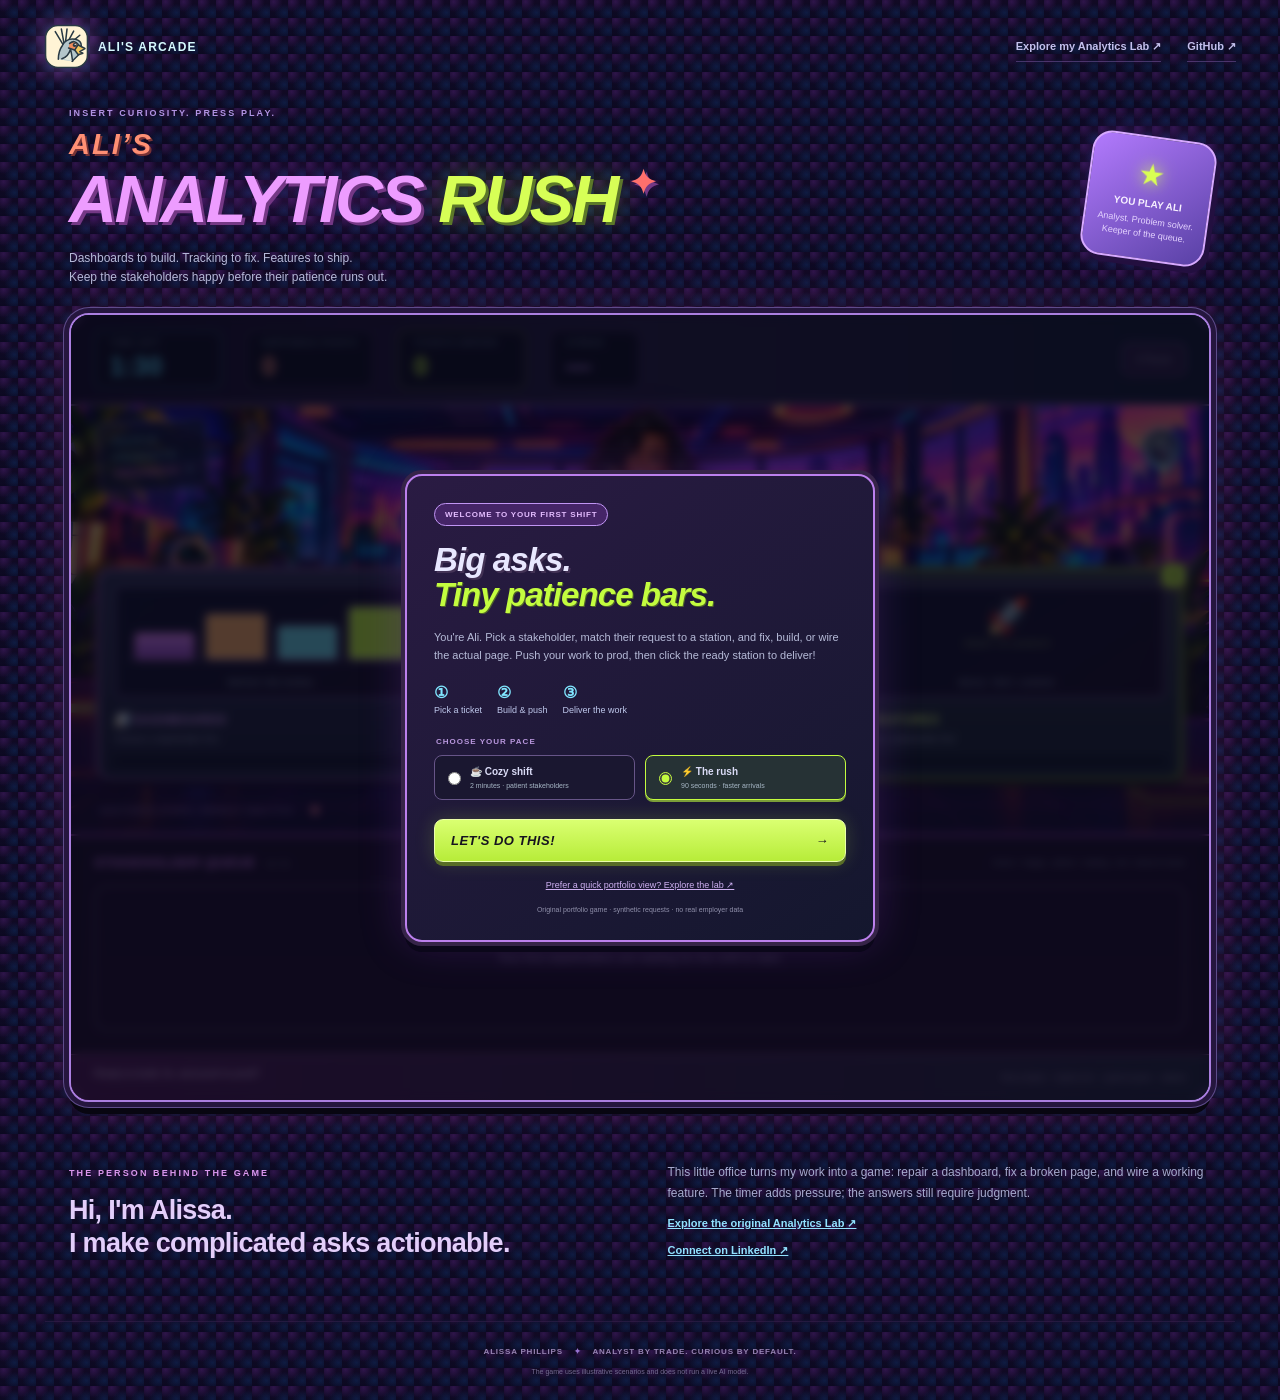
<file: arcade/index.html>
<!doctype html><html lang="en"><head><meta charset="utf-8"><meta name="viewport" content="width=device-width,initial-scale=1"><meta name="theme-color" content="#ffdc85"><meta name="description" content="Play Ali's Analytics Rush: build dashboards, repair tracking, and ship features before your stakeholders lose patience."><title>Ali's Analytics Rush | Alissa Phillips</title><link rel="stylesheet" href="rush.css"><link rel="stylesheet" href="arcade.css"><script src="rush-engine.js" defer></script><script src="mini-logic.js" defer></script><script src="rush.js" defer></script></head><body>
<header class="game-nav"><a class="wordmark" href="#"><img src="bird.svg" alt="Secretary bird emblem"> ALI'S ARCADE</a><nav><a href="lab.html">Explore my Analytics Lab ↗</a><a href="https://github.com/AlissaPhillips17/analyst-portfolio" target="_blank" rel="noopener noreferrer">GitHub ↗</a></nav></header>
<main><section class="title-row"><div><div class="kicker">INSERT CURIOSITY. PRESS PLAY.</div><h1><small>ALI’S</small>ANALYTICS <span>RUSH</span><i aria-hidden="true">✦</i></h1><p>Dashboards to build. Tracking to fix. Features to ship.<br>Keep the stakeholders happy before their patience runs out.</p></div><div class="shift-badge"><span>★</span><strong>YOU PLAY ALI</strong><small>Analyst. Problem solver.<br>Keeper of the queue.</small></div></section>
<div class="game-shell"><div class="hud"><div class="hud-stat"><span>TIME LEFT</span><strong id="timer">1:30</strong></div><div class="hud-stat"><span>HAPPINESS POINTS</span><strong id="score">0</strong></div><div class="hud-stat"><span>TICKETS SERVED</span><strong id="served">0</strong></div><div class="hud-stat combo-stat"><span>STREAK</span><strong id="combo">—</strong></div><button id="pause" class="small-button" disabled>Ⅱ Pause</button></div>
<section class="office" aria-label="Ali's analytics office"><div class="office-wall"><span class="wall-poster">PEOPLE<br>PRODUCTS<br><b>PROGRESS.</b> ✳</span><div class="window" aria-hidden="true"><span></span></div><span class="wall-clock" aria-hidden="true">◷</span><div class="wall-plant" aria-hidden="true">🌿</div></div><div class="stations"><button class="station dashboard" data-station="dashboard"><span class="station-shortcut">1</span><div class="monitor" aria-hidden="true"><div class="chart-bars"><i></i><i></i><i></i><i></i></div><span>REPAIR THE SIGNAL</span></div><span class="station-label">📊 DASHBOARDS</span><span class="station-status">Choose a stakeholder first</span><div class="job-meter"><div></div></div></button><button class="station analytics" data-station="analytics"><span class="station-shortcut">2</span><div class="monitor" aria-hidden="true"><div class="code-art"><b>&lt;/&gt;</b><span>event → validate → ✓</span></div><span>FIX THE STOREFRONT</span></div><span class="station-label">🔧 PAGE FIXES</span><span class="station-status">Choose a stakeholder first</span><div class="job-meter"><div></div></div></button><button class="station feature" data-station="feature"><span class="station-shortcut">3</span><div class="monitor" aria-hidden="true"><div class="feature-art">🚀<span>READY TO LAUNCH?</span></div><span>BUILD. TEST. LAUNCH.</span></div><span class="station-label">🚀 FEATURES</span><span class="station-status">Choose a stakeholder first</span><div class="job-meter"><div></div></div></button></div>
<div id="ali" class="ali" aria-label="Ali, a Black woman product analyst"><img class="ali-sprite" src="assets/ali-avatar-v2.png" alt="Ali with warm brown skin, a fuller figure, layered upper-arm-length waves, gold hoops, and a purple arcade jacket"><svg class="ali-fallback" viewBox="0 0 130 150" aria-hidden="true"><ellipse cx="65" cy="141" rx="45" ry="7" fill="#294d4633"/><path d="M34 139l5-39q26-25 53 0l6 39" fill="#8264d8" stroke="#333c46" stroke-width="3"/><path d="M56 88v17q10 11 20 0V87" fill="#3d0c02" stroke="#333c46" stroke-width="2"/><path d="M37 60q-3-41 30-41t30 42" fill="#33282b"/><circle cx="35" cy="45" r="18" fill="#33282b"/><circle cx="48" cy="28" r="20" fill="#33282b"/><circle cx="75" cy="26" r="21" fill="#33282b"/><circle cx="95" cy="45" r="19" fill="#33282b"/><ellipse cx="65" cy="63" rx="29" ry="34" fill="#3d0c02" stroke="#333c46" stroke-width="2"/><path d="M38 54q3-27 31-24l24 23q-7-39-33-35-26 2-28 38" fill="#33282b"/><g fill="none" stroke="#34323a" stroke-width="3"><rect x="43" y="57" width="18" height="13" rx="5"/><rect x="69" y="57" width="18" height="13" rx="5"/><path d="M61 62h8"/></g><circle cx="52" cy="63" r="2" fill="#33282b"/><circle cx="78" cy="63" r="2" fill="#33282b"/><path d="M55 80q10 11 21 0" fill="#fff3df" stroke="#220700" stroke-width="2"/><circle cx="37" cy="77" r="5" fill="none" stroke="#f9c750" stroke-width="3"/><circle cx="93" cy="77" r="5" fill="none" stroke="#f9c750" stroke-width="3"/><path d="M48 128h39l-6-25H54z" fill="#f4d269" stroke="#333c46" stroke-width="2"/><path d="M30 126l24-10m46 10l-20-10" stroke="#3d0c02" stroke-width="10" stroke-linecap="round"/></svg><span>ALI ✦</span></div><div class="floor-tag">SAGITTARIUS STUDIO / PRODUCT ANALYTICS <span>✦</span></div></section>
<section class="queue-section"><div class="queue-heading"><h2>STAKEHOLDER QUEUE <span id="queue-count">0 / 5</span></h2><span>Green = happy · yellow = waiting · red = about to leave</span></div><div id="queue" class="queue"><div class="empty-queue">Your first stakeholders are waiting for the shift to start.</div></div></section>
<div class="status-bar"><span id="status" role="status">Ready to build, fix, and push to prod?</span><span class="key-hint">Pick a ticket → build or fix → push to prod → deliver</span></div>
<div id="start-layer" class="game-overlay" role="dialog" aria-label="Start your analytics shift"><div class="start-card"><span class="pill">WELCOME TO YOUR FIRST SHIFT</span><h2>Big asks.<br><span>Tiny patience bars.</span></h2><p>You're Ali. Pick a stakeholder, match their request to a station, and fix, build, or wire the actual page. Push your work to prod, then click the ready station to deliver!</p><div class="howto"><span><b>①</b> Pick a ticket</span><span><b>②</b> Build & push</span><span><b>③</b> Deliver the work</span></div><fieldset><legend>CHOOSE YOUR PACE</legend><label><input type="radio" name="mode" value="cozy"><span>☕ Cozy shift<small>2 minutes · patient stakeholders</small></span></label><label><input type="radio" name="mode" value="rush" checked><span>⚡ The rush<small>90 seconds · faster arrivals</small></span></label></fieldset><button class="big-button" id="start">Let's do this! <span>→</span></button><a class="end-link" href="lab.html">Prefer a quick portfolio view? Explore the lab ↗</a><small class="start-foot">Original portfolio game · synthetic requests · no real employer data</small></div></div>
<div id="paused-layer" class="game-overlay" role="dialog" aria-label="Shift paused" hidden><div class="pause-card"><span class="pill">COFFEE BREAK ☕</span><h2>Even Ali takes a breath.</h2><p>The clock and everyone's patience are paused.</p><button id="resume" class="big-button">Back to the queue →</button></div></div>
<div id="task-layer" class="task-overlay" role="dialog" aria-labelledby="task-title" hidden><section class="task-card" aria-labelledby="task-title"><div class="task-top"><span id="task-category">DASHBOARD BRIEF</span><button id="task-close" aria-label="Close task and return to queue">×</button></div><div class="task-customer"><span id="task-avatar"></span><div><strong id="task-name"></strong><small id="task-patience"></small></div><span class="timer-chip">THE CLOCK IS TICKING</span></div><h2 id="task-title"></h2><p id="task-prompt"></p><div id="task-evidence"></div><div id="task-choices"></div><p id="task-feedback" aria-live="polite"></p><small class="task-foot">You can close this brief to prioritize another stakeholder.</small></section></div>
<div id="end-layer" class="game-overlay" role="dialog" aria-label="Shift results" hidden><div class="end-card"><span class="pill">SHIFT COMPLETE ✦</span><h2 id="end-title">A day in Ali's shoes.</h2><p id="end-description"></p><div class="end-stats"><div><strong id="end-score">0</strong><span>POINTS</span></div><div><strong id="end-served">0</strong><span>SERVED</span></div><div><strong id="end-lost">0</strong><span>LEFT / TURNED AWAY</span></div></div><div id="end-breakdown"></div><p id="end-best"></p><button id="replay" class="big-button">One more shift! ↻</button><a class="end-link" href="lab.html">Explore the thinking behind my work ↗</a></div></div>
<div id="confetti" aria-hidden="true"></div></div>
<section class="portfolio-note"><div><span class="kicker">THE PERSON BEHIND THE GAME</span><h2>Hi, I'm Alissa.<br>I make complicated asks actionable.</h2></div><div><p>This little office turns my work into a game: repair a dashboard, fix a broken page, and wire a working feature. The timer adds pressure; the answers still require judgment.</p><a href="lab.html">Explore the original Analytics Lab ↗</a><a href="https://www.linkedin.com/in/alissap17/" target="_blank" rel="noopener noreferrer">Connect on LinkedIn ↗</a></div></section></main><footer>ALISSA PHILLIPS <span>✦</span> ANALYST BY TRADE. CURIOUS BY DEFAULT.<small>The game uses illustrative scenarios and does not run a live AI model.</small></footer>
</body></html>
</file>
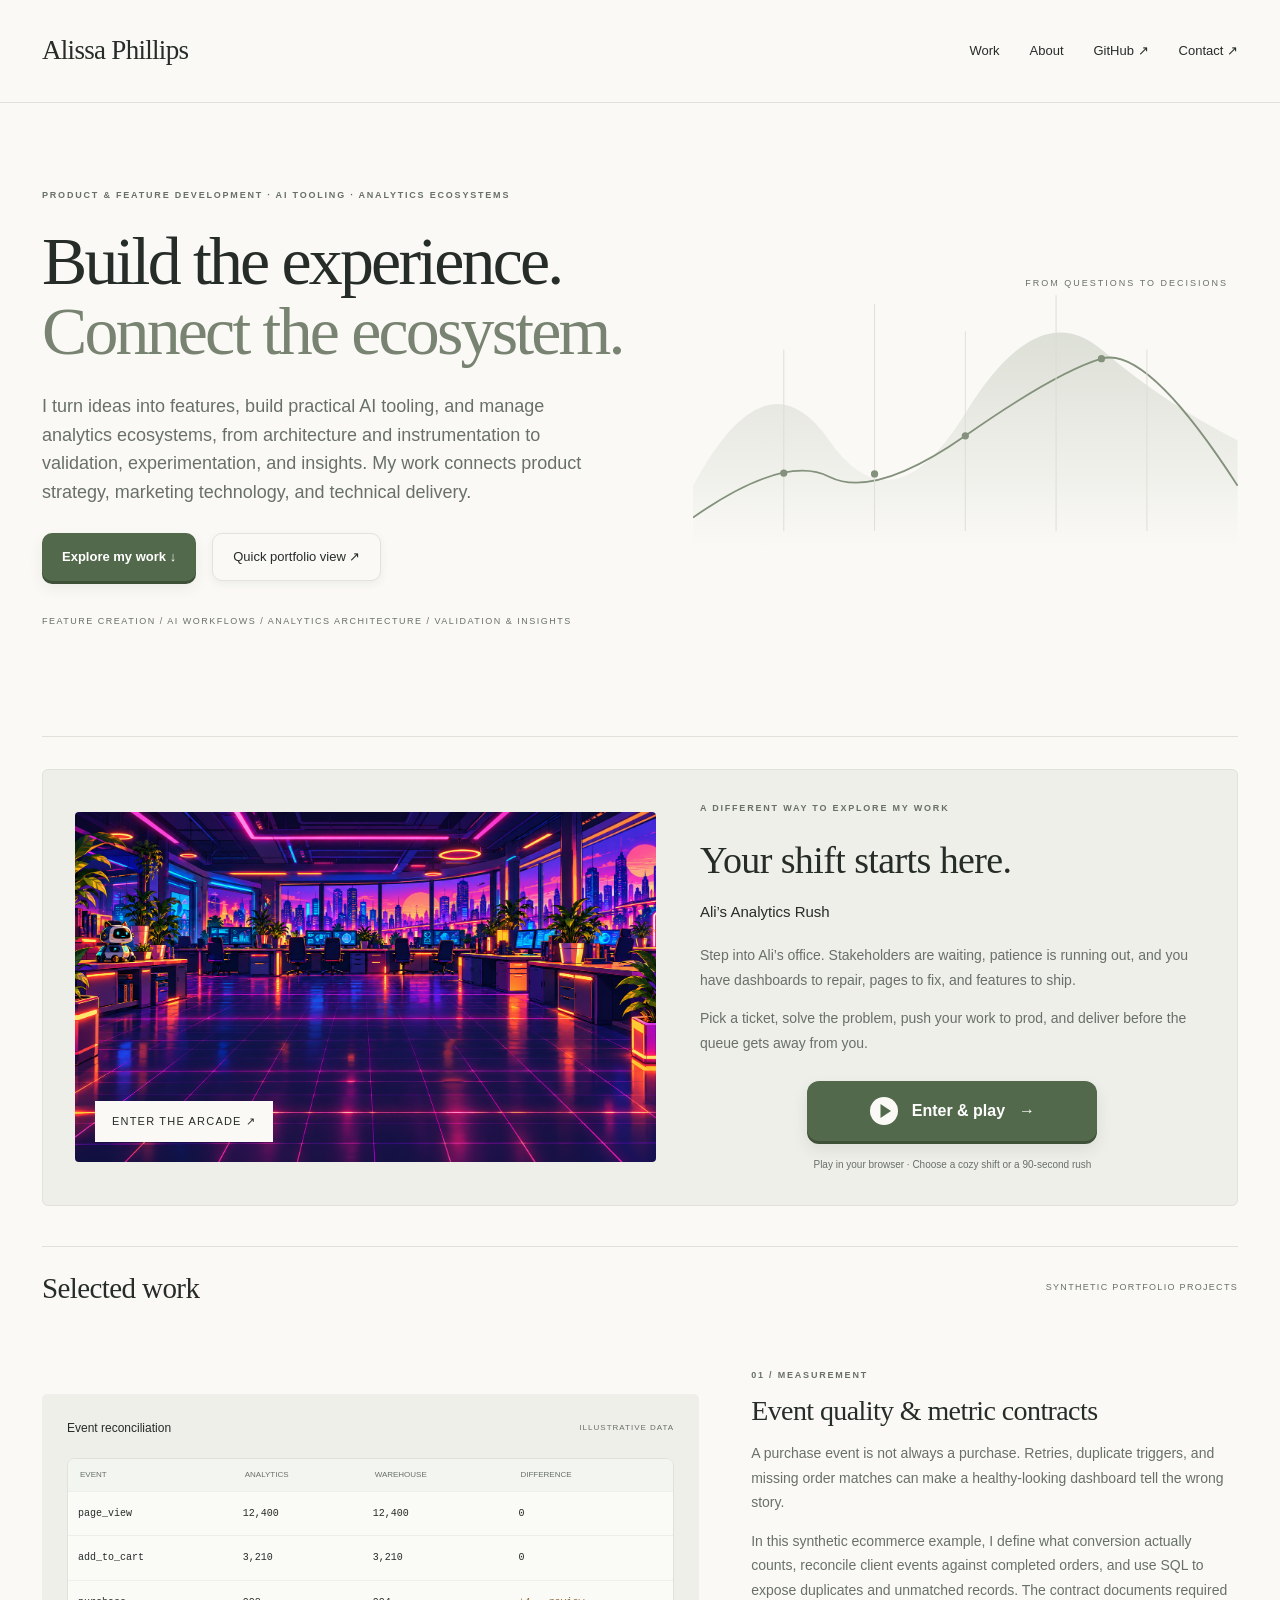
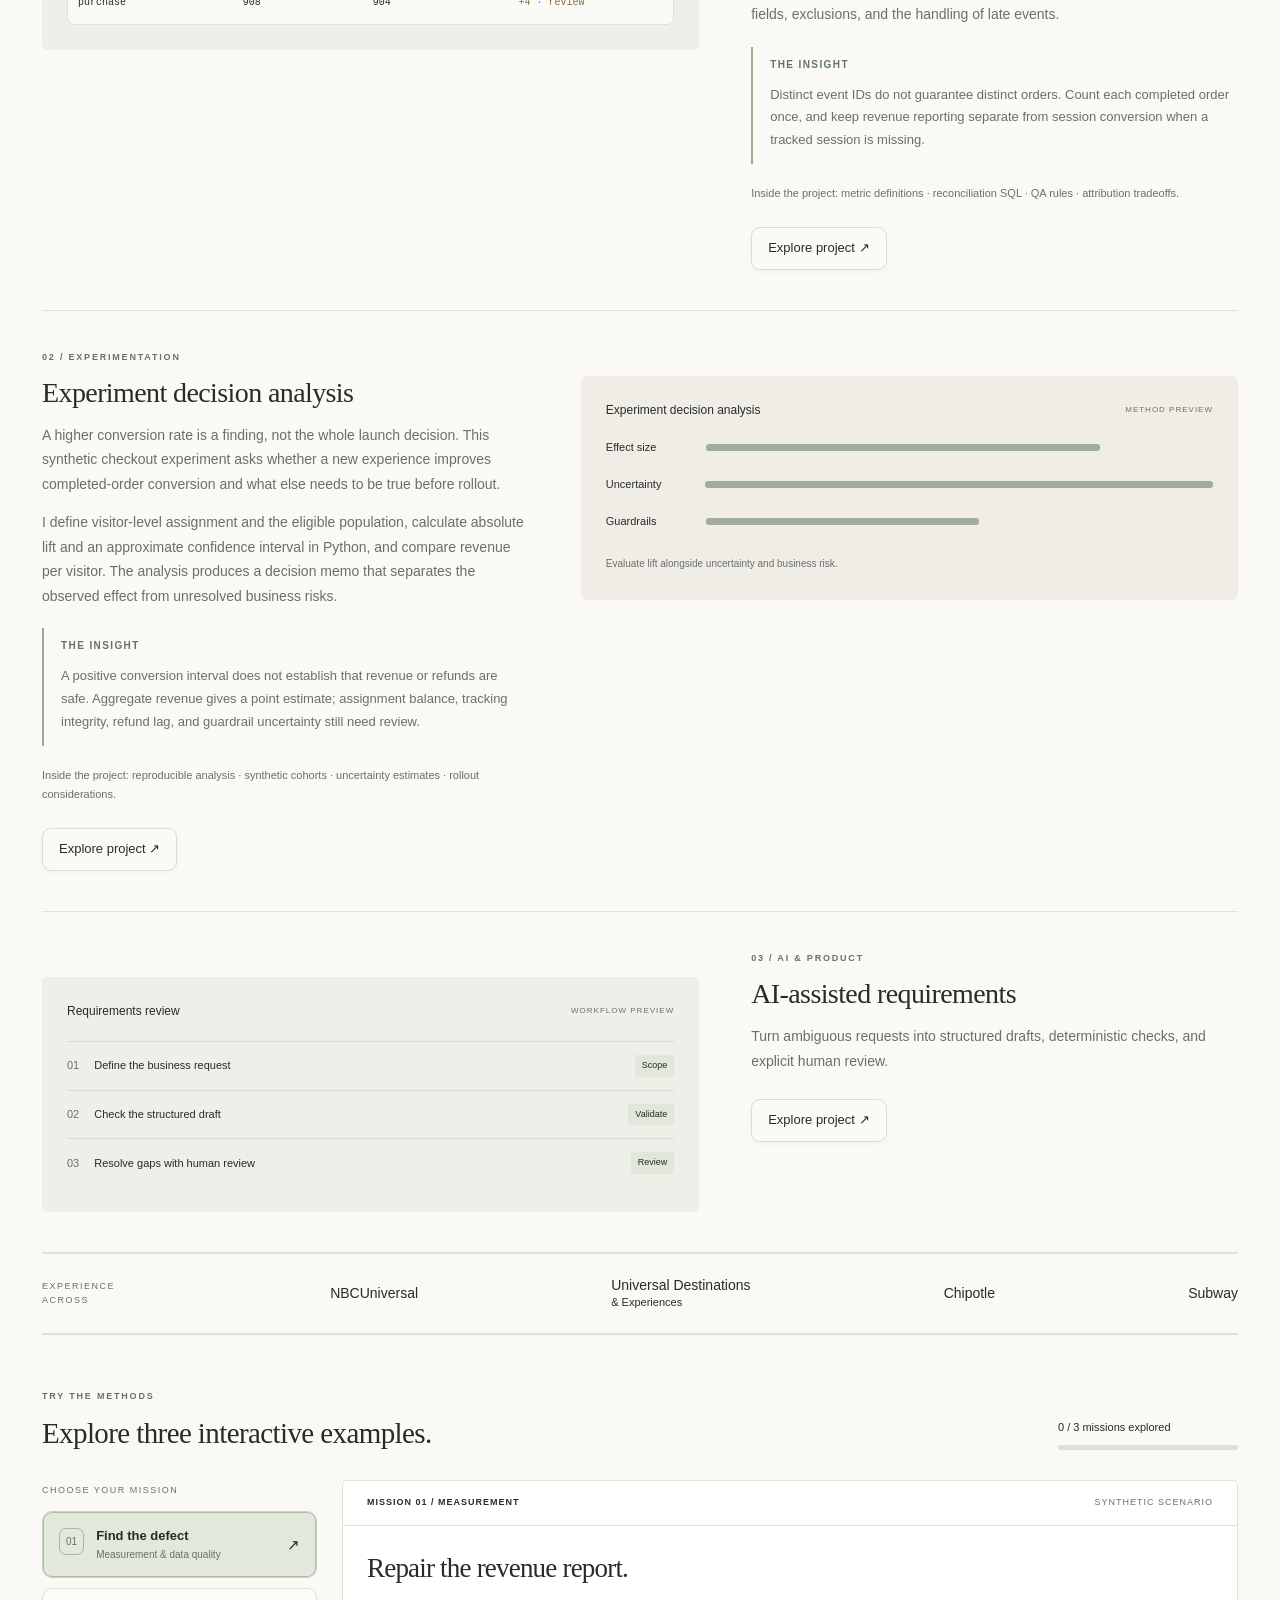
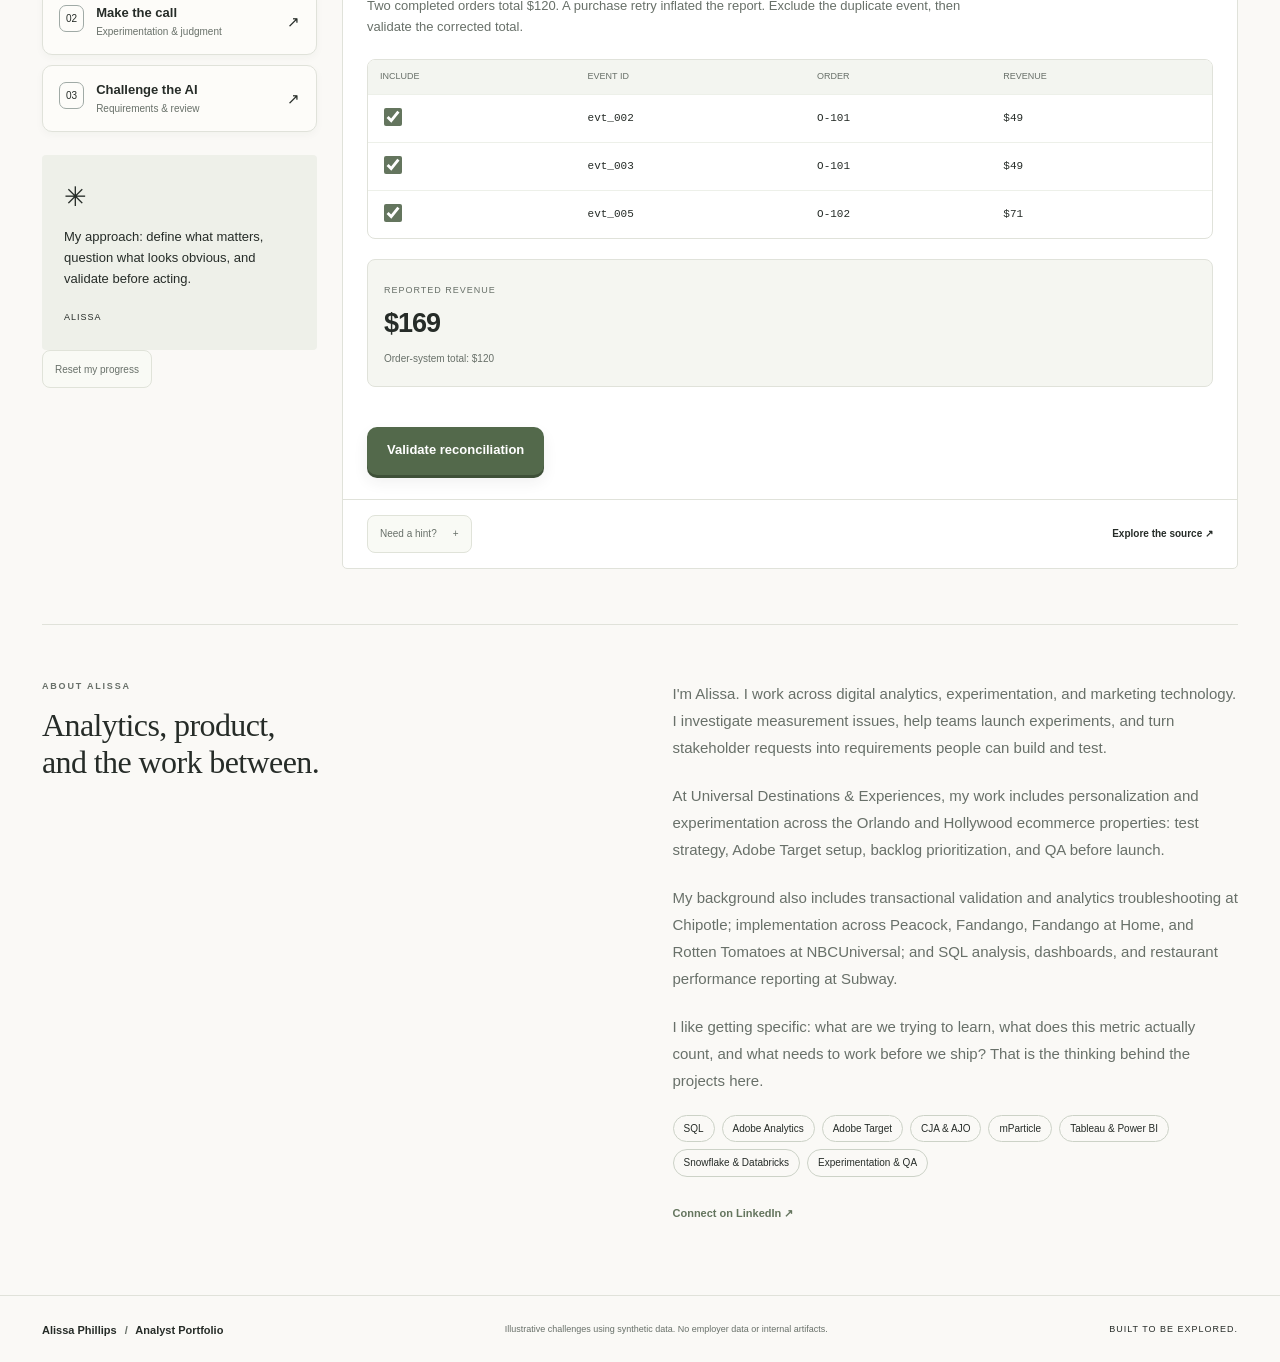
<file: arcade/lab.html>
<!doctype html>
<html lang="en">
<head>
<meta charset="utf-8"><meta name="viewport" content="width=device-width,initial-scale=1">
<meta name="description" content="Explore Alissa Phillips's approach to digital analytics, experimentation, and AI requirements through three interactive portfolio missions.">
<meta name="theme-color" content="#f5f4ed"><title>Alissa Phillips | Analyst Portfolio</title>
<link rel="stylesheet" href="styles.css"><link rel="stylesheet" href="studio.css?v=7"><script src="logic.js" defer></script><script src="app.js?v=3" defer></script>
</head>
<body>
<a class="skip" href="#workspace">Skip to challenge</a>
<header class="topbar"><a class="brand" href="#">Alissa Phillips</a><nav aria-label="Main"><a href="#work">Work</a><a href="#about">About</a><a href="https://github.com/AlissaPhillips17/analyst-portfolio">GitHub ↗</a><a href="https://www.linkedin.com/in/alissap17/">Contact ↗</a></nav></header>
<main>
<section class="hero"><div><div class="eyebrow">PRODUCT &amp; FEATURE DEVELOPMENT · AI TOOLING · ANALYTICS ECOSYSTEMS</div><h1>Build the experience.<br><em>Connect the ecosystem.</em></h1><p class="intro">I turn ideas into features, build practical AI tooling, and manage analytics ecosystems, from architecture and instrumentation to validation, experimentation, and insights. My work connects product strategy, marketing technology, and technical delivery.</p><div class="hero-actions"><a class="primary" href="#work">Explore my work ↓</a><button class="text-button" id="summary-open">Quick portfolio view ↗</button></div><p class="tool-line">FEATURE CREATION / AI WORKFLOWS / ANALYTICS ARCHITECTURE / VALIDATION &amp; INSIGHTS</p></div><div class="signal-art" aria-hidden="true"><svg viewBox="0 0 600 300"><defs><linearGradient id="fade" x2="0" y2="1"><stop stop-color="#b9c1b0" stop-opacity=".45"/><stop offset="1" stop-color="#b9c1b0" stop-opacity="0"/></linearGradient></defs><path d="M0 230 Q80 80 150 180 T300 150 T450 80 T600 180 L600 300H0Z" fill="url(#fade)"/><path d="M0 265 Q100 195 150 220 T300 175 T450 90 T600 230" fill="none" stroke="#84917c" stroke-width="2"/><g stroke="#dddcd4"><path d="M100 80V280M200 30V280M300 60V280M400 20V280M500 80V280"/></g><g fill="#84917c"><circle cx="100" cy="216" r="4"/><circle cx="200" cy="217" r="4"/><circle cx="300" cy="175" r="4"/><circle cx="450" cy="90" r="4"/></g></svg><span>FROM QUESTIONS TO DECISIONS</span></div></section>
<article class="arcade-feature" id="arcade-entry"><a class="game-preview" href="index.html" aria-label="Enter Ali’s Analytics Rush"><img src="assets/arcade-office.png" alt="The illustrated office you enter in Ali’s Analytics Rush" loading="lazy"><span class="game-entry-label">ENTER THE ARCADE ↗</span></a><div class="arcade-invitation"><div class="eyebrow">A DIFFERENT WAY TO EXPLORE MY WORK</div><h3>Your shift starts here.</h3><p class="game-name">Ali’s Analytics Rush</p><p>Step into Ali’s office. Stakeholders are waiting, patience is running out, and you have dashboards to repair, pages to fix, and features to ship.</p><p>Pick a ticket, solve the problem, push your work to prod, and deliver before the queue gets away from you.</p><div class="arcade-actions"><a class="primary arcade-enter" href="index.html">Enter &amp; play <span aria-hidden="true">→</span></a><small>Play in your browser · Choose a cozy shift or a 90-second rush</small></div></div></article>
<section id="work" class="selected-work"><div class="section-head"><h2>Selected work</h2><span>SYNTHETIC PORTFOLIO PROJECTS</span></div>
<article class="project-row"><div class="project-preview"><div class="preview-title">Event reconciliation <span>ILLUSTRATIVE DATA</span></div><div class="table-wrap"><table><thead><tr><th>EVENT</th><th>ANALYTICS</th><th>WAREHOUSE</th><th>DIFFERENCE</th></tr></thead><tbody><tr><td>page_view</td><td>12,400</td><td>12,400</td><td>0</td></tr><tr><td>add_to_cart</td><td>3,210</td><td>3,210</td><td>0</td></tr><tr><td>purchase</td><td>908</td><td>904</td><td class="flag">+4 · review</td></tr></tbody></table></div></div><div class="project-copy"><div class="eyebrow">01 / MEASUREMENT</div><h3>Event quality &amp; metric contracts</h3><p>A purchase event is not always a purchase. Retries, duplicate triggers, and missing order matches can make a healthy-looking dashboard tell the wrong story.</p><p>In this synthetic ecommerce example, I define what conversion actually counts, reconcile client events against completed orders, and use SQL to expose duplicates and unmatched records. The contract documents required fields, exclusions, and the handling of late events.</p><div class="project-insight"><strong>The insight</strong><p>Distinct event IDs do not guarantee distinct orders. Count each completed order once, and keep revenue reporting separate from session conversion when a tracked session is missing.</p></div><p class="project-deliverables">Inside the project: metric definitions · reconciliation SQL · QA rules · attribution tradeoffs.</p><a href="https://github.com/AlissaPhillips17/analyst-portfolio/tree/main/projects/event-quality">Explore project ↗</a></div></article>
<article class="project-row reverse"><div class="project-preview"><div class="preview-title">Experiment decision analysis <span>METHOD PREVIEW</span></div><div class="experiment-visual"><div><span>Effect size</span><i style="--w:65%"></i></div><div><span>Uncertainty</span><i style="--w:85%"></i></div><div><span>Guardrails</span><i style="--w:45%"></i></div></div><small>Evaluate lift alongside uncertainty and business risk.</small></div><div class="project-copy"><div class="eyebrow">02 / EXPERIMENTATION</div><h3>Experiment decision analysis</h3><p>A higher conversion rate is a finding, not the whole launch decision. This synthetic checkout experiment asks whether a new experience improves completed-order conversion and what else needs to be true before rollout.</p><p>I define visitor-level assignment and the eligible population, calculate absolute lift and an approximate confidence interval in Python, and compare revenue per visitor. The analysis produces a decision memo that separates the observed effect from unresolved business risks.</p><div class="project-insight"><strong>The insight</strong><p>A positive conversion interval does not establish that revenue or refunds are safe. Aggregate revenue gives a point estimate; assignment balance, tracking integrity, refund lag, and guardrail uncertainty still need review.</p></div><p class="project-deliverables">Inside the project: reproducible analysis · synthetic cohorts · uncertainty estimates · rollout considerations.</p><a href="https://github.com/AlissaPhillips17/analyst-portfolio/tree/main/projects/experimentation">Explore project ↗</a></div></article>
<article class="project-row"><div class="project-preview"><div class="preview-title">Requirements review <span>WORKFLOW PREVIEW</span></div><ul class="requirements-preview"><li><span>01</span> Define the business request <b>Scope</b></li><li><span>02</span> Check the structured draft <b>Validate</b></li><li><span>03</span> Resolve gaps with human review <b>Review</b></li></ul></div><div class="project-copy"><div class="eyebrow">03 / AI &amp; PRODUCT</div><h3>AI-assisted requirements</h3><p>Turn ambiguous requests into structured drafts, deterministic checks, and explicit human review.</p><a href="https://github.com/AlissaPhillips17/analyst-portfolio/tree/main/projects/ai-requirements">Explore project ↗</a></div></article>
</section>
<section class="credibility" aria-label="Experience"><span>EXPERIENCE ACROSS</span><div>NBCUniversal</div><div>Universal Destinations<br><small>& Experiences</small></div><div>Chipotle</div><div>Subway</div></section>
<section class="lab" id="workspace" aria-labelledby="lab-title"><div class="lab-heading"><div><div class="eyebrow">TRY THE METHODS</div><h2 id="lab-title">Explore three interactive examples.</h2></div><div class="progress"><span id="progress-label">0 / 3 missions explored</span><div class="progress-track"><div id="progress-fill"></div></div></div></div>
<div class="lab-grid"><aside class="mission-nav"><div class="nav-label">CHOOSE YOUR MISSION</div><button class="mission-tab active" data-mission="0" aria-pressed="true"><span class="mission-number">01</span><span><strong>Find the defect</strong><small>Measurement & data quality</small></span><span class="mission-mark" aria-hidden="true">↗</span></button><button class="mission-tab" data-mission="1" aria-pressed="false"><span class="mission-number">02</span><span><strong>Make the call</strong><small>Experimentation & judgment</small></span><span class="mission-mark" aria-hidden="true">↗</span></button><button class="mission-tab" data-mission="2" aria-pressed="false"><span class="mission-number">03</span><span><strong>Challenge the AI</strong><small>Requirements & review</small></span><span class="mission-mark" aria-hidden="true">↗</span></button><div class="desk-note"><span aria-hidden="true">✳</span><p>My approach: define what matters, question what looks obvious, and validate before acting.</p><small>ALISSA</small></div><button class="reset" id="reset">Reset my progress</button></aside><div class="workspace-card"><div class="workspace-top"><span id="mission-label">MISSION 01 / MEASUREMENT</span><span class="synthetic">SYNTHETIC SCENARIO</span></div><div id="mission-content"></div><div id="feedback" class="feedback" aria-live="polite" hidden></div><div class="workspace-footer"><button id="hint-toggle" class="hint-toggle" aria-expanded="false">Need a hint? <span aria-hidden="true">+</span></button><a id="code-link" href="https://github.com/AlissaPhillips17/analyst-portfolio/tree/main/projects/event-quality" target="_blank" rel="noopener noreferrer">Explore the source <span aria-hidden="true">↗</span></a></div><p id="hint" class="hint" hidden></p></div></div>
<div id="finish" class="finish" hidden><div><span class="eyebrow">LAB COMPLETE</span><h3>Three challenges. One way of thinking.</h3><p>Reliable measurement. Evidence before rollout. Human judgment around AI.</p></div><a class="primary" href="https://www.linkedin.com/in/alissap17/" target="_blank" rel="noopener noreferrer">Let's connect <span aria-hidden="true">↗</span></a></div></section>
<section class="about" id="about"><div><div class="eyebrow">ABOUT ALISSA</div><h2>Analytics, product,<br>and the work between.</h2></div><div><p>I'm Alissa. I work across digital analytics, experimentation, and marketing technology. I investigate measurement issues, help teams launch experiments, and turn stakeholder requests into requirements people can build and test.</p><p>At Universal Destinations &amp; Experiences, my work includes personalization and experimentation across the Orlando and Hollywood ecommerce properties: test strategy, Adobe Target setup, backlog prioritization, and QA before launch.</p><p>My background also includes transactional validation and analytics troubleshooting at Chipotle; implementation across Peacock, Fandango, Fandango at Home, and Rotten Tomatoes at NBCUniversal; and SQL analysis, dashboards, and restaurant performance reporting at Subway.</p><p>I like getting specific: what are we trying to learn, what does this metric actually count, and what needs to work before we ship? That is the thinking behind the projects here.</p><div class="skill-list"><span>SQL</span><span>Adobe Analytics</span><span>Adobe Target</span><span>CJA &amp; AJO</span><span>mParticle</span><span>Tableau &amp; Power BI</span><span>Snowflake &amp; Databricks</span><span>Experimentation &amp; QA</span></div><a class="inline-link" href="https://www.linkedin.com/in/alissap17/" target="_blank" rel="noopener noreferrer">Connect on LinkedIn ↗</a></div></section>
</main>
<footer><span>Alissa Phillips <span class="footer-dot">/</span> Analyst Portfolio</span><p>Illustrative challenges using synthetic data. No employer data or internal artifacts.</p><span>BUILT TO BE EXPLORED.</span></footer>
<dialog id="summary-dialog" aria-labelledby="summary-title"><div class="dialog-head"><span class="eyebrow">THE TWO-MINUTE VIEW</span><button id="summary-close" class="close" aria-label="Close portfolio summary">×</button></div><h2 id="summary-title">Alissa Phillips</h2><p class="summary-sub">Digital analytics · experimentation · MarTech</p><p>I work across analytics, product, and marketing technology. My experience includes test strategy and launch QA at Universal Destinations &amp; Experiences, transactional validation at Chipotle, analytics implementation at NBCUniversal, and BI analysis at Subway.</p><div class="summary-projects"><a href="https://github.com/AlissaPhillips17/analyst-portfolio/tree/main/projects/event-quality" target="_blank" rel="noopener noreferrer"><span>01</span><div><strong>Event quality & metric contracts</strong><p>Reconciliation SQL, metric grain, and checks for tracking defects.</p></div><b aria-hidden="true">↗</b></a><a href="https://github.com/AlissaPhillips17/analyst-portfolio/tree/main/projects/experimentation" target="_blank" rel="noopener noreferrer"><span>02</span><div><strong>Experiment decision analysis</strong><p>Conversion lift, uncertainty, guardrails, and business interpretation.</p></div><b aria-hidden="true">↗</b></a><a href="https://github.com/AlissaPhillips17/analyst-portfolio/tree/main/projects/ai-requirements" target="_blank" rel="noopener noreferrer"><span>03</span><div><strong>AI-assisted requirements</strong><p>Structured drafts, deterministic checks, and human review.</p></div><b aria-hidden="true">↗</b></a></div><p class="small">These are synthetic portfolio demonstrations. The AI challenge simulates a draft; it does not call a language model.</p><a class="primary" href="https://www.linkedin.com/in/alissap17/" target="_blank" rel="noopener noreferrer">Connect on LinkedIn ↗</a></dialog>
</body></html>
</file>
<file: arcade/rush.css>
:root{--ink:#293a44;--cream:#fff7e6;--orange:#ef875e;--yellow:#f8d361;--purple:#9474d3;--green:#78c0a0;--line:#293a44;--paper:#fffdf5}*{box-sizing:border-box}body{margin:0;background:#fbe7be;background-image:radial-gradient(#e4cba160 1.5px,transparent 1.5px);background-size:18px 18px;color:var(--ink);font-family:Arial,Helvetica,sans-serif}a{color:inherit;text-decoration:none}button{font:inherit;color:inherit;cursor:pointer}button:focus-visible,a:focus-visible,input:focus-visible{outline:3px solid #6242b2;outline-offset:4px}button:disabled{cursor:default;opacity:.6}[hidden]{display:none!important}.game-nav{max-width:1200px;margin:auto;padding:24px 24px;display:flex;justify-content:space-between;align-items:center}.wordmark{font-weight:900;font-size:13px;letter-spacing:1px}.game-nav nav{display:flex;gap:24px;font-size:12px;font-weight:700}.game-nav a:hover{text-decoration:underline}main{max-width:1150px;padding:0 24px;margin:auto}.title-row{display:flex;justify-content:space-between;align-items:center;padding:25px 0 26px}.kicker{font-size:10px;font-weight:800;letter-spacing:1.8px}h1{font-size:clamp(48px,6vw,76px);letter-spacing:-3px;line-height:1;margin:13px 0 18px;font-weight:900;text-shadow:2px 3px 0 #fff4cf}h1 span{color:#ab4c37}h1 i{font-style:normal;font-size:46px;vertical-align:top;margin-left:9px;color:var(--purple)}.title-row p{font-size:14px;line-height:1.6;margin:0}.shift-badge{border:2px solid var(--ink);border-radius:50%;width:145px;height:145px;background:var(--yellow);box-shadow:4px 5px 0 var(--ink);transform:rotate(7deg);display:flex;align-items:center;justify-content:center;flex-direction:column;text-align:center;gap:6px}.shift-badge>span{font-size:25px}.shift-badge strong{font-size:11px}.shift-badge small{font-size:10px;line-height:1.4}.game-shell{position:relative;border:3px solid var(--ink);border-radius:24px;background:var(--cream);box-shadow:8px 9px 0 #293a44;overflow:hidden;isolation:isolate}.hud{background:var(--ink);color:var(--cream);display:flex;align-items:center;gap:35px;padding:17px 24px;min-height:80px}.hud-stat span{font-size:9px;letter-spacing:1px;display:block;color:#c9ded8}.hud-stat strong{font-size:27px;display:block;line-height:1.2;margin-top:4px;font-weight:900}.hud-stat:first-child strong{color:var(--yellow)}.hud-stat:first-child strong.urgent{color:#ff9882}.small-button{margin-left:auto;border:1px solid #97aaa6;border-radius:7px;padding:9px 13px;background:#3c505b;color:white;font-size:11px}.office{position:relative;min-height:345px;background:#d7eadb;background-image:linear-gradient(135deg,#c7ddcc55 25%,transparent 25%),linear-gradient(225deg,#c7ddcc55 25%,transparent 25%),linear-gradient(45deg,#c7ddcc55 25%,transparent 25%),linear-gradient(315deg,#c7ddcc55 25%,#d7eadb 25%);background-size:40px 40px;background-position:20px 0,20px 0,0 0,0 0;border-bottom:3px solid var(--ink)}.office-wall{height:88px;background:#bdd7cb;border-bottom:8px solid #82a99b;display:flex;align-items:center;justify-content:space-between;padding:10px 35px}.wall-poster{background:#fff7df;border:2px solid #65877d;font-size:9px;line-height:1.4;transform:rotate(-5deg);padding:6px 12px;box-shadow:2px 3px 0 #8fac9f}.window{height:65px;width:150px;border:4px solid #608c86;background:linear-gradient(#b9e3f1,#e9f7ed);border-radius:9px;position:relative;overflow:hidden}.window:before,.window:after{content:'';position:absolute;background:#608c86;left:48%;width:4px;height:100%}.window:after{left:0;top:45%;width:100%;height:4px}.window span{position:absolute;width:22px;height:22px;background:#f8d361;border-radius:50%;right:17px;top:7px}.wall-clock{font-size:44px;line-height:1;border:3px solid #628479;background:#fff7df;border-radius:50%;height:48px;width:48px;text-align:center}.wall-plant{font-size:45px}.stations{display:grid;grid-template-columns:repeat(3,1fr);gap:35px;padding:0 35px;position:relative;margin-top:-4px;z-index:2}.station{border:2px solid var(--ink);border-radius:12px 12px 7px 7px;background:#f2bd79;padding:11px 12px 13px;box-shadow:0 8px 0 #b77650,3px 10px 0 #293a4433;position:relative;transition:transform .15s,filter .15s;text-align:left;min-width:0}.station:hover{transform:translateY(-3px)}.station.analytics{background:#a9c5ec;box-shadow:0 8px 0 #6f92bc,3px 10px 0 #293a4433}.station.feature{background:#cab9e9;box-shadow:0 8px 0 #8a76b1,3px 10px 0 #293a4433}.station-shortcut{position:absolute;right:-9px;top:-7px;background:var(--ink);color:white;border-radius:50%;font-size:9px;width:20px;height:20px;display:grid;place-items:center}.monitor{height:100px;border:3px solid var(--ink);background:#fff9eb;border-radius:6px;padding:9px 12px;position:relative;display:flex;flex-direction:column;justify-content:space-between;box-shadow:0 3px 0 #293a4433}.monitor>span{font-size:7px;letter-spacing:.7px;font-weight:800;text-align:center;white-space:nowrap}.chart-bars{height:58px;display:flex;align-items:end;gap:10px;border-bottom:2px solid var(--ink);padding:0 8px}.chart-bars i{height:26px;flex:1;background:#ef875e;border:1px solid var(--ink);border-radius:3px 3px 0 0}.chart-bars i:nth-child(2){height:45px;background:var(--yellow)}.chart-bars i:nth-child(3){height:33px;background:var(--green)}.chart-bars i:nth-child(4){height:52px;background:var(--purple)}.code-art{display:flex;flex-direction:column;text-align:center}.code-art b{font-family:monospace;font-size:34px;color:#547fae}.code-art span{font-size:8px;font-family:monospace}.feature-art{font-size:35px;text-align:center;line-height:1}.feature-art span{display:block;font-size:7px;letter-spacing:1px;margin-top:7px}.station-label{display:block;font-size:12px;font-weight:800;margin-top:13px}.station-status{font-size:9px;display:block;margin-top:6px;min-height:14px}.station.ready .station-status{font-weight:800}.station.ready{outline:4px solid #fff080;outline-offset:2px;animation:ready 1s infinite alternate}.station.busy .monitor{background:#f2f1e7}.job-meter{height:5px;background:#293a4420;border-radius:4px;margin-top:7px;overflow:hidden}.job-meter>div{width:0;height:100%;background:var(--ink)}.ali{position:absolute;left:calc(50% - 48px);bottom:10px;width:96px;z-index:3;transition:left .45s ease;pointer-events:none}.ali svg{display:block;width:100%;height:110px}.ali>span{display:block;background:var(--cream);border:2px solid var(--ink);border-radius:8px;text-align:center;font-size:9px;font-weight:900;max-width:58px;margin:-6px auto 0;position:relative}.floor-tag{position:absolute;bottom:20px;left:25px;font-size:8px;color:#628277;font-weight:700;letter-spacing:1px}.floor-tag span{font-size:18px;vertical-align:middle;margin-left:10px}.queue-section{background:#fff7e6;padding:20px 24px 22px}.queue-heading{display:flex;align-items:center;justify-content:space-between;gap:15px;margin-bottom:12px}.queue-heading h2{font-size:15px;margin:0}.queue-heading h2 span{font-size:10px;margin-left:8px;font-weight:400}.queue-heading>span{font-size:9px;color:#667369}.queue{display:grid;grid-template-columns:repeat(5,1fr);gap:10px;min-height:141px}.customer{background:#fffdf6;border:2px solid var(--ink);border-radius:12px;padding:9px 10px;position:relative;text-align:center;box-shadow:0 4px 0 #e1d3b6;transition:transform .15s;min-width:0}.customer:hover{transform:translateY(-3px)}.customer.selected{outline:3px solid var(--purple);outline-offset:2px;transform:translateY(-4px)}.customer.angry{background:#ffebe0}.customer .avatar{font-size:34px;display:block;line-height:1.1}.customer .name{display:block;font-size:10px;font-weight:800;margin-top:7px}.customer .request{display:block;font-size:9px;margin:3px 0 8px;min-height:12px}.customer .mood{position:absolute;right:7px;top:6px;font-size:15px}.patience{height:6px;border:1px solid var(--ink);border-radius:5px;background:#efebe0;overflow:hidden}.patience>div{height:100%;background:var(--green);transition:width .2s linear}.customer small{font-size:8px;display:block;margin-top:4px;color:#52605a}.empty-queue{grid-column:1/-1;display:grid;place-items:center;border:2px dashed #dfcba6;border-radius:12px;text-align:center;font-size:12px;color:#8a795f;padding:20px}.status-bar{border-top:2px solid var(--ink);background:#f8d361;padding:12px 24px;display:flex;gap:15px;justify-content:space-between;min-height:46px}.status-bar>span:first-child{font-size:11px;font-weight:700}.key-hint{font-size:9px;align-self:center;white-space:nowrap}.game-overlay{position:absolute;inset:0;background:#293a4466;backdrop-filter:blur(3px);display:flex;align-items:center;justify-content:center;z-index:10;padding:20px;overflow:auto}.start-card,.pause-card,.end-card{background:var(--cream);border:3px solid var(--ink);border-radius:18px;width:470px;max-width:100%;padding:27px;box-shadow:7px 7px 0 var(--ink);transform:rotate(-1deg)}.pill{display:inline-block;background:var(--yellow);border:1px solid var(--ink);border-radius:999px;padding:6px 10px;font-size:8px;letter-spacing:.5px;font-weight:800}.start-card h2,.pause-card h2,.end-card h2{font-size:35px;line-height:1.05;letter-spacing:-1.2px;margin:17px 0}.start-card h2 span{color:#9257ab}.start-card p,.pause-card p,.end-card p{font-size:12px;line-height:1.6}.howto{display:flex;gap:15px;margin:18px 0;font-size:9px}.howto b{font-size:16px;display:block;margin-bottom:3px}.start-card fieldset{padding:0;border:0;display:flex;gap:10px;margin:22px 0 19px}.start-card legend{font-size:8px;letter-spacing:1px;font-weight:800;margin-bottom:9px}.start-card label{display:flex;align-items:center;gap:6px;flex:1;padding:10px 8px;background:#fffdf7;border:1px solid var(--ink);border-radius:8px;font-size:11px;font-weight:700;cursor:pointer}.start-card input{accent-color:#8b62c4}.start-card label:has(input:checked){background:#e4d9fa;box-shadow:0 3px 0 #b9a3d6}.start-card label small{display:block;font-size:8px;font-weight:400;margin-top:5px}.big-button{display:flex;align-items:center;justify-content:space-between;width:100%;background:#9674d3;border:2px solid var(--ink);border-radius:9px;box-shadow:0 4px 0 var(--ink);padding:13px 16px;font-size:14px;font-weight:900;transition:transform .15s}.big-button:hover{background:#aa89e3;transform:translateY(-1px)}.big-button:active{transform:translateY(3px);box-shadow:0 1px 0 var(--ink)}.start-foot{font-size:8px;text-align:center;display:block;margin-top:16px}.task-overlay{position:absolute;inset:80px 0 0;background:#293a4440;z-index:8;display:flex;align-items:center;justify-content:center;padding:16px;overflow:auto}.task-card{background:var(--paper);border:3px solid var(--ink);border-radius:15px;box-shadow:6px 6px 0 var(--ink);width:510px;max-width:100%;padding:0 20px 18px}.task-top{display:flex;justify-content:space-between;align-items:center;border-bottom:1px solid #d8d6ca;padding:11px 0;font-size:9px;letter-spacing:1px;font-weight:800}.task-top button{border:0;background:none;font-size:24px;line-height:1}.task-customer{display:flex;align-items:center;gap:10px;margin:14px 0}.task-customer>span:first-child{font-size:30px}.task-customer strong{display:block;font-size:12px}.task-customer small{display:block;font-size:9px;margin-top:4px}.timer-chip{margin-left:auto;background:#ffe8d3;padding:5px 7px;border-radius:5px;font-size:7px;font-weight:800}.task-card h2{font-size:22px;line-height:1.1;letter-spacing:-.6px;margin:14px 0 9px}.task-card>p{font-size:12px;line-height:1.5}.evidence{background:#f2f2e8;border:1px solid #d3d7c9;border-radius:7px;padding:10px 12px;font-size:10px;line-height:1.6;margin:12px 0;white-space:pre-wrap;font-family:monospace}.preview-chart{height:45px;display:flex;gap:10px;align-items:end;padding:0 10px;border-bottom:1px solid #9aaa96;margin-top:6px}.preview-chart span{width:25%;background:#d9b476;height:18px;border:1px solid var(--ink);border-radius:3px 3px 0 0}.preview-chart span:nth-child(2){height:33px;background:#9dbda4}.preview-chart span:nth-child(3){height:22px;background:#c3a7d8}.preview-chart span:nth-child(4){height:39px;background:#a0bedb}.task-choice{display:block;border:1px solid var(--ink);border-radius:7px;padding:11px 12px;width:100%;margin:7px 0;background:#fff8e7;text-align:left;font-size:11px;line-height:1.4}.task-choice:hover{background:#eadffa}.task-choice b{display:inline-block;border:1px solid var(--ink);border-radius:50%;font-size:9px;width:17px;height:17px;text-align:center;margin-right:8px}.task-choice.wrong{background:#ffdfd1}.task-foot{font-size:8px;color:#718078}.task-feedback{font-size:10px!important;color:#9b4533;min-height:14px}.end-stats{display:grid;grid-template-columns:repeat(3,1fr);border:1px solid var(--ink);border-radius:9px;background:#f6dc8f;padding:13px 9px;margin:20px 0;text-align:center;gap:8px}.end-stats strong{font-size:26px;display:block}.end-stats span{font-size:7px;font-weight:700}.end-breakdown{display:flex;justify-content:space-between;font-size:10px;margin:12px 0}#end-best{font-size:10px}.end-link{display:block;font-size:10px;text-align:center;margin-top:18px;text-decoration:underline}.portfolio-note{display:grid;grid-template-columns:1fr 1fr;gap:60px;padding:58px 0 40px}.portfolio-note h2{font-size:27px;letter-spacing:-.7px;line-height:1.2;margin-top:14px}.portfolio-note p{font-size:13px;line-height:1.7;margin-top:0}.portfolio-note a{display:block;font-size:12px;font-weight:700;text-decoration:underline;margin-top:14px}footer{text-align:center;padding:25px;font-size:9px;font-weight:800;letter-spacing:.8px}footer>span{color:#9874d1;margin:0 8px}footer small{display:block;font-size:8px;font-weight:400;letter-spacing:0;margin-top:12px}#confetti{position:absolute;inset:0;pointer-events:none;z-index:9;overflow:hidden}.confetti-bit{position:absolute;left:50%;top:45%;width:8px;height:8px;background:#f8d361;animation:confetti .8s ease-out forwards}@keyframes confetti{to{transform:translate(var(--x),var(--y)) rotate(280deg);opacity:0}}@keyframes ready{to{outline-color:#f9c764}}@media(max-width:850px){.hud{gap:25px}.stations{gap:20px;padding:0 23px}.monitor{padding:9px 7px}.station-label{font-size:10px}.queue-section{padding:17px}.key-hint{display:none}.customer{padding:8px 6px}.customer .name{font-size:9px}.customer .request{font-size:8px}}@media(max-width:600px){.game-nav{padding:18px 15px}.game-nav nav{gap:12px;font-size:9px}.wordmark{font-size:10px}main{padding:0 12px}.title-row{padding:15px 0 23px}.title-row h1{font-size:44px;letter-spacing:-2px}.title-row h1 i{font-size:24px;margin-left:4px}.title-row .kicker{font-size:7px;letter-spacing:1px}.title-row p{font-size:10px}.shift-badge{display:none}.game-shell{border-radius:16px;box-shadow:4px 5px 0 var(--ink)}.hud{gap:13px;padding:14px 12px;min-height:73px}.hud-stat span{font-size:6px;letter-spacing:.5px}.hud-stat strong{font-size:22px}.combo-stat{display:none}.small-button{font-size:8px;padding:8px}.office{min-height:280px}.office-wall{height:65px;padding:5px 16px}.window{width:90px;height:48px}.wall-clock{width:37px;height:37px;font-size:33px}.wall-poster{font-size:6px;padding:3px 6px}.wall-plant{font-size:30px}.stations{gap:9px;padding:0 11px}.station{padding:8px 6px;border-radius:7px}.monitor{height:80px;border-width:2px;padding:6px 5px}.monitor>span{font-size:5px;letter-spacing:0}.chart-bars{gap:5px;height:47px;padding:0 2px}.chart-bars i:nth-child(2){height:32px}.chart-bars i:nth-child(4){height:42px}.code-art b{font-size:27px}.code-art span{font-size:5px}.feature-art{font-size:29px}.feature-art span{font-size:5px}.station-label{font-size:8px;margin-top:10px}.station-status{font-size:7px;min-height:19px}.ali{width:82px;left:calc(50% - 41px);bottom:4px}.ali svg{height:95px}.floor-tag{font-size:5px;bottom:17px;left:12px;letter-spacing:.4px}.queue-section{padding:13px 10px}.queue-heading h2{font-size:12px}.queue-heading>span{font-size:6px;max-width:135px;text-align:right;line-height:1.5}.queue{gap:5px;min-height:120px}.customer{border-width:1px;padding:8px 3px;box-shadow:0 3px 0 #e1d3b6;border-radius:7px}.customer .avatar{font-size:26px}.customer .mood{font-size:10px;top:4px;right:3px}.customer .name{font-size:7px;margin-top:6px}.customer .request{font-size:6px;min-height:15px}.customer small{font-size:6px}.customer.selected{outline-width:2px;outline-offset:1px}.patience{height:5px}.status-bar{padding:10px 12px;min-height:43px}.status-bar>span:first-child{font-size:9px}.game-overlay{padding:12px}.start-card,.pause-card,.end-card{padding:20px;box-shadow:4px 4px 0 var(--ink);transform:none}.start-card h2,.pause-card h2,.end-card h2{font-size:28px}.start-card p{font-size:10px}.start-card fieldset{margin:15px 0}.start-card label{padding:8px 4px;font-size:9px}.start-card label small{font-size:7px}.howto{font-size:8px;gap:13px;margin:13px 0}.big-button{padding:11px 14px;font-size:12px}.start-foot{font-size:6px}.task-overlay{inset:73px 0 0;padding:10px;align-items:flex-start}.task-card{padding:0 13px 13px;margin-top:8px;border-width:2px}.task-card h2{font-size:18px;margin:8px 0}.task-card>p{font-size:10px}.task-customer{margin:9px 0}.task-customer>span:first-child{font-size:24px}.task-customer strong{font-size:10px}.task-customer small{font-size:8px}.timer-chip{font-size:5px;padding:4px}.evidence{font-size:8px;padding:8px;margin:8px 0}.task-choice{font-size:9px;padding:8px;margin:6px 0}.task-foot{font-size:7px}.task-top{font-size:7px}.portfolio-note{grid-template-columns:1fr;gap:10px;padding:40px 5px 20px}.portfolio-note h2{font-size:25px}.portfolio-note p{font-size:12px}.end-stats strong{font-size:23px}.end-stats span{font-size:6px}.end-card p{font-size:10px}}@media(prefers-reduced-motion:reduce){*{animation:none!important;transition:none!important}.confetti-bit{display:none}}
/* Hands-on staging workspaces. */
.wordmark{display:flex;align-items:center;gap:9px}.wordmark img{width:34px;height:34px}.task-card{width:690px}.task-overlay{align-items:flex-start;padding:14px;overflow:auto}.task-card{margin:auto}.task-card>p{margin:8px 0 12px}.mini-browser{border:2px solid var(--ink);border-radius:9px;overflow:hidden;background:#fffdf7}.mini-browser-head{display:flex;align-items:center;justify-content:space-between;gap:10px;background:#e9e5dc;border-bottom:1px solid var(--ink);padding:8px 10px;font-size:8px;color:#5e695f}.browser-dots{color:#bc8b6e;font-size:8px;white-space:nowrap}.staging-pill{border:1px solid #879280;border-radius:3px;padding:2px 5px;font-size:6px;font-weight:800}.store-brand{display:flex;align-items:center;gap:8px;padding:9px 14px;border-bottom:1px solid #e4ded0}.store-brand img{width:30px;height:30px}.store-brand strong{font-size:10px;letter-spacing:1px}.store-brand strong span{display:block;font-size:7px;letter-spacing:3px;margin-top:3px;font-weight:400}.store-brand>span{margin-left:auto;font-size:6px;letter-spacing:.8px}.store-title{font-weight:800;font-size:15px;letter-spacing:-.4px;padding:12px 14px 9px}.store-title small{display:block;font-size:8px;font-weight:400;margin-top:4px;letter-spacing:0}.product-grid{display:grid;grid-template-columns:repeat(4,1fr);gap:9px;padding:0 14px 12px}.product-card{border:1px solid #c9cbbb;border-radius:6px;padding:0 0 8px;background:white;text-align:left;overflow:hidden;transition:box-shadow .15s}.product-card:hover{box-shadow:0 0 0 2px #9474d3}.product-art{display:grid;place-items:center;height:69px;background:#e8eee1;font-size:41px}.product-card:nth-child(2) .product-art{background:#eedcce}.product-card:nth-child(3) .product-art{background:#e0dfec}.product-card:nth-child(4) .product-art{background:#e7e5cf}.product-card>strong{font-size:8px;display:block;margin:9px 8px 5px}.product-price{font-size:12px;font-weight:800;margin:0 8px;display:block}.product-price small{font-size:9px;font-weight:400;margin-left:2px;color:#7b6a97}.catalog{padding:9px 14px;background:#f0f1e7;border-top:1px dashed #b9bfad;display:flex;gap:8px 15px;flex-wrap:wrap;font-size:8px}.catalog>strong{font-size:7px;width:100%;letter-spacing:1px}.price-editor{display:flex;align-items:center;justify-content:space-between;gap:12px;padding:10px 14px;border-top:1px solid #c9cbbb;background:#eadffa}.price-editor label{font-size:8px;font-weight:800;display:flex;align-items:center;gap:15px}.price-editor label>span{font-size:14px}.price-editor input{border:1px solid var(--ink);border-radius:4px;width:83px;padding:6px;background:#fffef8;color:var(--ink);font:inherit;font-size:12px}.price-editor button{border:1px solid var(--ink);border-radius:5px;background:#c6dfcd;padding:8px 10px;font-size:9px;font-weight:700}.deploy-button{background:#9474d3;border:2px solid var(--ink);box-shadow:0 3px 0 var(--ink);border-radius:7px;font-size:11px;font-weight:800;padding:10px 16px;display:block;width:100%;margin-top:12px}.deploy-button:hover{background:#ad8ae2}.task-feedback{font-size:10px!important;min-height:14px}.chart-title{display:flex;justify-content:space-between;gap:10px;padding:13px 14px 0;font-size:8px}.chart-title strong{font-size:9px}.chart-title>span{color:#727b6b;font-size:8px}.chart-workspace{display:grid;grid-template-columns:1.05fr 1fr;gap:14px;padding:10px 14px 14px}.build-chart{display:flex;align-items:flex-end;gap:12px;height:177px;padding:0 8px}.build-column{flex:1;min-width:0}.bar-track{height:132px;position:relative;border-bottom:1px solid #73816d;background:repeating-linear-gradient(to top,transparent 0,transparent 32px,#dce1d5 32px,#dce1d5 33px)}.live-bar{position:absolute;bottom:0;left:12%;width:76%;background:#bda8df;border:1px solid var(--ink);border-radius:4px 4px 0 0;min-height:2px;pointer-events:none}.build-column:nth-child(2) .live-bar{background:#e8b17e}.build-column:nth-child(3) .live-bar{background:#97c5ae}.bar-slider{position:absolute;inset:0;margin:0 auto;display:block;appearance:none;-webkit-appearance:none;writing-mode:vertical-lr;direction:rtl;height:132px;width:32px;background:transparent;cursor:ns-resize;border:0;touch-action:none;z-index:2}.bar-slider::-webkit-slider-runnable-track{background:transparent;width:20px}.bar-slider::-webkit-slider-thumb{appearance:none;-webkit-appearance:none;width:31px;height:13px;border:2px solid var(--ink);border-radius:4px;background:#fff4d5;box-shadow:0 1px 0 #293a44;cursor:ns-resize}.bar-slider::-moz-range-track{background:transparent}.bar-slider::-moz-range-thumb{width:29px;height:12px;border:2px solid var(--ink);border-radius:4px;background:#fff4d5}.build-column label{font-size:8px;display:block;text-align:center;padding-top:5px}.build-column label>span{display:block;white-space:nowrap;font-size:8px;margin-top:4px}.bar-value{width:41px;padding:3px;font:inherit;font-size:10px;border:1px solid #a2af97;border-radius:3px;background:white;color:var(--ink)}.source-table{align-self:center;background:#f0f1e7;border:1px solid #d8decf;border-radius:7px;padding:10px}.source-table>strong{font-size:7px;letter-spacing:1px}.source-table table{width:100%;border-collapse:collapse;font-size:8px;margin:8px 0}.source-table th{font-size:7px;text-align:left;color:#717d68;font-weight:400;border-bottom:1px solid #c7cfbb;padding:4px 2px}.source-table td{padding:5px 2px;border-bottom:1px solid #e0e5d8}.source-table small{font-size:7px;line-height:1.5;display:block;color:#58674f;margin-top:7px}.feature-builder{display:grid;grid-template-columns:1fr 1.4fr;gap:15px;padding:15px}.component-tray{border:1px solid #c5cfbe;background:#f1f3e9;border-radius:7px;padding:12px}.component-tray>strong{display:block;font-size:8px;letter-spacing:1px}.component-tray small{font-size:8px;line-height:1.7;display:block;color:#69775f;margin-top:12px}.cta-piece,.built-cta{background:#9474d3;border:2px solid var(--ink);border-radius:6px;padding:10px 14px;font-size:11px;font-weight:800;box-shadow:0 3px 0 var(--ink)}.cta-piece{cursor:grab;margin-top:14px;max-width:100%}.cta-piece:active{cursor:grabbing}.cart-preview{border:1px solid #d1d6c8;border-radius:7px;padding:12px;background:#fffdf6}.cart-top{display:flex;justify-content:space-between;align-items:center;font-size:8px;font-weight:700;letter-spacing:.6px}.cart-top>span:last-child{font-size:19px}.basket-item{display:flex;gap:12px;align-items:center;border-bottom:1px solid #dfdfd4;padding:8px 0 12px;font-size:10px}.basket-item>span{font-size:32px}.basket-item small{display:block;font-size:8px;color:#7b816f;margin-top:5px}.cta-drop{border:2px dashed #a699bc;background:#f4effa;padding:13px;width:100%;border-radius:5px;margin:12px 0 0;font-size:8px;font-weight:800;min-height:43px}.drop-active{background:#e5d8ff!important;box-shadow:0 0 0 2px #9474d3}.built-cta{width:100%;margin-top:12px}.test-result{font-size:8px;color:#7b816f;margin-top:10px;text-align:center;min-height:10px}.test-result.passed{color:#427856;font-weight:800}.wire-area{position:relative;display:flex;align-items:center;justify-content:space-between;gap:10px;background:#eef2e9;border-top:1px solid #d7dfcb;padding:12px 14px;min-height:66px}.wire-svg{position:absolute;inset:0;width:100%;height:100%;pointer-events:none;z-index:1}.wire-svg line{stroke:#7650ba;stroke-width:4;stroke-linecap:round;display:none}.wire-node{position:relative;z-index:2;border:1px solid var(--ink);border-radius:6px;background:white;padding:9px 10px;font-size:9px;font-weight:700;touch-action:none}.wire-node>span{color:#7650ba;font-size:13px;margin:0 3px}.wire-note{position:relative;z-index:2;font-size:7px;background:#eef2e9;padding:3px 5px;text-align:center;max-width:150px;color:#627359}.task-card .task-customer{margin:10px 0}.task-card h2{margin:10px 0 7px}.task-card .task-top{padding:9px 0}
@media(max-width:600px){.task-card{margin-top:0}.mini-browser-head{font-size:6px;padding:7px}.staging-pill{font-size:5px}.store-brand{padding:7px 9px}.store-brand img{width:24px;height:24px}.store-brand strong{font-size:8px}.store-brand strong span{font-size:6px}.store-brand>span{font-size:5px;max-width:77px;text-align:right}.product-grid{gap:5px;padding:0 9px 9px}.product-art{height:49px;font-size:30px}.product-card>strong{font-size:6px;margin:6px 4px 4px;min-height:15px}.product-price{font-size:9px;margin:0 4px}.product-price small{font-size:7px}.store-title{font-size:12px;padding:9px}.store-title small{font-size:7px}.catalog{padding:8px 9px;gap:6px 10px;font-size:7px}.catalog>strong{font-size:6px}.price-editor{padding:9px;gap:8px}.price-editor label{font-size:7px;gap:7px}.price-editor input{width:64px;font-size:10px}.price-editor button{font-size:8px;padding:7px}.chart-workspace{gap:8px;padding:9px}.chart-title{padding:10px 9px 0;font-size:7px}.chart-title strong{font-size:7px}.chart-title>span{font-size:6px;max-width:100px;text-align:right}.build-chart{padding:0 2px;gap:7px;height:166px}.bar-track,.bar-slider{height:118px}.bar-slider{width:25px}.bar-slider::-webkit-slider-thumb{width:24px}.build-column label{font-size:7px}.bar-value{width:35px;font-size:9px}.source-table{padding:7px}.source-table table{font-size:7px}.source-table th{font-size:6px}.source-table small{font-size:6px}.feature-builder{padding:9px;gap:9px;grid-template-columns:1fr 1.25fr}.component-tray{padding:8px}.component-tray>strong{font-size:6px}.component-tray small{font-size:6px}.cta-piece,.built-cta{font-size:9px;padding:9px}.cta-piece{margin-top:12px}.cart-preview{padding:8px}.cart-top{font-size:6px}.basket-item{font-size:8px;gap:7px}.basket-item>span{font-size:26px}.basket-item small{font-size:6px}.cta-drop{font-size:6px;padding:10px 4px;min-height:39px}.test-result{font-size:6px}.wire-area{padding:10px 8px;gap:5px}.wire-node{font-size:7px;padding:7px 5px}.wire-node>span{font-size:10px;margin:0 2px}.wire-note{font-size:6px;max-width:90px;padding:2px}.deploy-button{font-size:10px;padding:9px;margin-top:9px}.wordmark img{width:26px;height:26px}}
.destination-panel{border:1px solid #84ad8a;border-radius:5px;background:#eef8ee;padding:9px;margin-top:9px}.destination-panel>strong{font-size:7px;letter-spacing:.7px}.destination-item{display:flex;gap:8px;align-items:center;font-size:9px;margin:7px 0}.destination-item>span{font-size:24px}.destination-item small{display:block;font-size:7px;margin-top:3px;color:#66705b}.destination-pass{font-size:7px;color:#44734a;font-weight:700}
.repair-heading{display:flex;justify-content:space-between;align-items:center;gap:10px;padding:13px 14px 9px;font-size:9px}.repair-state{font-size:7px;font-weight:800;padding:5px 7px;border-radius:4px;background:#ffe2cf;color:#9b5030}.repair-state.healthy{background:#d4efdc;color:#34694a}.repair-steps{display:flex;gap:9px;padding:0 14px 13px;font-size:7px}.repair-steps>span{padding:5px 7px;border:1px solid #d2d8c8;border-radius:4px;background:#f0f2e8}.repair-steps .done{background:#d4efdc;border-color:#8dae92}.repair-canvas{position:relative;display:grid;grid-template-columns:1fr 1.05fr;gap:65px;padding:0 14px 13px;align-items:center}.repair-wires{position:absolute;inset:0;width:100%;height:100%;pointer-events:none;z-index:1}.repair-wires path{fill:none;stroke:#df9477;stroke-width:4;stroke-dasharray:6 4;stroke-linecap:round}.repair-wires path.recovered{stroke:#668f70;stroke-dasharray:none}.source-heading{display:block;font-size:6px;letter-spacing:.7px;margin-bottom:7px;color:#76806c}.source-node{display:flex;gap:8px;align-items:center;text-align:left;width:100%;border:1px solid #bac3ad;background:#f7f7ed;border-radius:7px;padding:9px 7px;margin:8px 0;position:relative;z-index:2;cursor:grab}.source-node:active{cursor:grabbing}.source-node.picked{outline:2px solid #9474d3}.source-node.connected{background:#e8e6da}.source-node strong{font-size:9px;display:block}.source-node small{font-size:6px;color:#7b8174;display:block;margin-top:5px}.source-node i{font-style:normal;font-size:13px;margin-left:auto;color:#8269a3}.db-icon{font-size:22px;color:#866ca5}.repaired-chart{position:relative;z-index:2;border:1px solid #b6c3ad;background:#f5f8ef;border-radius:8px;overflow:hidden;min-width:0}.chart-socket-row{display:flex;align-items:center;gap:6px;border-bottom:1px solid #d4decd;padding:9px 7px;background:#e4eddd}.chart-socket-row strong{font-size:7px;line-height:1.4}.chart-socket{flex-shrink:0;border:1px solid #8268a9;border-radius:50%;width:22px;height:22px;padding:0;background:white;color:#8268a9;font-size:14px}.repair-chart-bars{display:flex;gap:15px;height:124px;align-items:end;padding:8px 15px}.repair-chart-bars>div{flex:1;display:flex;flex-direction:column;align-items:center;justify-content:end;height:100%}.repair-chart-bars span{font-size:9px;font-weight:800;margin-bottom:4px}.repair-chart-bars i{display:block;background:#d6b098;border:1px solid #b58974;border-radius:3px 3px 0 0;min-height:3px;width:100%;transition:height .25s}.repair-chart-bars i.recovered{background:#96c6a4;border-color:#648b6a}.repair-chart-bars small{font-size:7px;margin-top:5px}.chart-source-label{font-size:6px;text-align:center;padding:8px;background:#eaf0e3}.repair-controls{display:flex;align-items:center;gap:12px;padding:10px 14px;background:#f0f1e7;border-top:1px solid #d1d8c6}.repair-controls button{border:1px solid var(--ink);border-radius:5px;background:#f6d8c2;padding:7px 10px;font-size:9px;white-space:nowrap}.repair-controls>span{font-size:7px;line-height:1.6;color:#737a69}@media(max-width:600px){.repair-heading{padding:10px 9px 8px;font-size:7px}.repair-state{font-size:5px;padding:4px}.repair-steps{font-size:5px;padding:0 9px 9px;gap:4px}.repair-steps>span{padding:4px}.repair-canvas{gap:28px;padding:0 9px 9px;grid-template-columns:1fr 1fr}.source-node{padding:7px 4px;gap:4px}.source-node strong{font-size:7px}.source-node small{font-size:5px;line-height:1.4}.source-node i{font-size:10px}.db-icon{font-size:16px}.chart-socket-row{padding:7px 4px;gap:4px}.chart-socket-row strong{font-size:5px}.chart-socket{width:17px;height:17px;font-size:10px}.repair-chart-bars{padding:8px;gap:7px}.repair-chart-bars span{font-size:7px}.repair-chart-bars small{font-size:6px}.chart-source-label{font-size:5px;padding:6px}.repair-controls{padding:9px;gap:8px}.repair-controls button{font-size:7px;padding:6px}.repair-controls>span{font-size:6px}}
</file>
<file: arcade/arcade.css>
:root{--ink:#e8edff;--cream:#16112d;--orange:#ff706c;--yellow:#c3fc3f;--purple:#a778ff;--green:#26e8aa;--line:#7970c7;--paper:#211a3b;--cyan:#42deff;--plum:#100921}
body{color:#e8edff;background-color:#100921;background-image:radial-gradient(ellipse at 20% 10%,#54237b70,transparent 45%),radial-gradient(ellipse at 80% 70%,#123a7660,transparent 50%),linear-gradient(#130a2788,#0b0922dd);font-family:'Trebuchet MS',Arial,sans-serif}.game-nav{max-width:1240px;padding-top:24px}.wordmark{font-size:12px;letter-spacing:1.2px;color:#d6faff}.wordmark img{width:45px;height:45px;border-radius:12px;filter:drop-shadow(0 0 12px #cc86ff80)}.game-nav nav{font-size:11px;color:#c4c0ed;gap:26px}.game-nav nav a{padding:8px 0;border-bottom:1px solid #b587e850}.game-nav nav a:hover{color:#c3fc3f;text-decoration:none;border-color:#c3fc3f}main{max-width:1190px}.title-row{padding:15px 0 25px;gap:30px}.kicker{color:#b294e4;font-size:9px;letter-spacing:2.1px}.title-row h1{font-family:Arial,Helvetica,sans-serif;font-size:clamp(44px,5.2vw,70px);font-style:italic;font-weight:900;letter-spacing:-2.5px;line-height:.97;margin:12px 0 17px;color:#ed9cff;text-shadow:3px 3px 0 #743885,0 0 28px #cf47fd55}.title-row h1 small{display:block;font-size:29px;letter-spacing:2px;color:#ff9074;margin-bottom:9px;text-shadow:2px 2px 0 #783335}.title-row h1 span{color:#d7ff56;text-shadow:3px 3px 0 #5c7829,0 0 30px #cbfa5c50}.title-row h1 i{color:#ff706c;font-size:33px;margin-left:12px}.title-row p{color:#b6bad9;font-size:12px;line-height:1.65}.shift-badge{width:125px;height:125px;background:linear-gradient(140deg,#b27afd,#5941a5);color:#f7f0ff;border:2px solid #d7a9ff;box-shadow:5px 6px 0 #231040,0 0 30px #963deb40;border-radius:20px;transform:rotate(8deg)}.shift-badge>span{color:#d9ff53;font-size:30px;filter:drop-shadow(0 0 8px #d9ff53)}.shift-badge strong{font-size:10px}.shift-badge small{font-size:9px;color:#e5d4ff}.game-shell{background:#181229;border:2px solid #ab7fe0;border-radius:20px;box-shadow:0 0 0 5px #25163e,0 0 0 6px #5e4c8b,0 12px 0 #080611,0 0 55px #ff55be28;overflow:hidden}.hud{background:linear-gradient(90deg,#15102d,#252044,#101d34);border-bottom:2px solid #9571bf;gap:24px;padding:15px 23px;min-height:89px;color:#e8edff}.hud-stat{border:1px solid #b381e755;border-radius:8px;padding:7px 15px;background:#0c1023;min-width:128px;box-shadow:inset 0 0 12px #4b386133}.hud-stat span{font-size:8px;color:#a0caef;letter-spacing:1.1px}.hud-stat strong{font-size:25px;color:#ff9780;font-family:Arial,sans-serif;letter-spacing:.7px}.hud-stat:first-child{border-color:#39c7eb77}.hud-stat:first-child strong{color:#59e1ff}.hud-stat:nth-child(3){border-color:#b7e84077}.hud-stat:nth-child(3) strong{color:#c3fc3f}.hud-stat.combo-stat{min-width:90px}.hud-stat.combo-stat strong{color:#cb93ff}.small-button{background:#35214c;border:1px solid #c093f1;color:#e9d1ff;box-shadow:0 3px 0 #110b20;font-size:10px;padding:10px 13px}.office{min-height:430px;border-bottom:2px solid #bd58db;background:#251244 url('assets/arcade-office.png') center 35%/cover no-repeat}.office:before{content:'';position:absolute;inset:0;background:linear-gradient(transparent 0%,#130a2233 38%,#14102fdd 100%);pointer-events:none}.office-wall{height:163px;background:none;border:0;padding:15px 28px;align-items:flex-start;position:relative;z-index:1}.wall-poster{color:#71d9ff;background:#111d38cc;border:1px solid #9867e7;border-radius:5px;box-shadow:0 0 16px #534acd60;font-size:10px;line-height:1.6;padding:10px 13px;transform:rotate(-4deg);letter-spacing:1px}.wall-poster b{color:#ff83cf}.window,.wall-plant{display:none}.wall-clock{background:#18263acb;color:#a7eafa;border:2px solid #61c6ec;box-shadow:0 0 18px #208ab455;width:39px;height:39px;font-size:35px;margin-top:8px}.stations{gap:21px;padding:0 27px;margin-top:0;z-index:3}.station{border:2px solid #9867be;background:linear-gradient(#293250,#192037);border-radius:12px;padding:14px;box-shadow:0 6px 0 #0a071c,0 0 0 3px #372345,0 0 15px #d847b333;color:#d5e9ff}.station:hover{border-color:#f487e8;transform:translateY(-3px);filter:brightness(1.08)}.station.analytics{background:linear-gradient(#1e3549,#142133);border-color:#4aa9c5;box-shadow:0 6px 0 #080f1b,0 0 0 3px #19363f,0 0 15px #20b5d033}.station.feature{background:linear-gradient(#2c3543,#172535);border-color:#a4c245;box-shadow:0 6px 0 #0c1018,0 0 0 3px #293b2c,0 0 15px #b5e84433}.station-shortcut{right:-7px;top:-9px;background:#fa9257;color:#210c28;border:2px solid #342142;font-weight:900;font-size:12px;width:27px;height:27px;border-radius:7px;box-shadow:0 0 10px #fa925755}.station.analytics .station-shortcut{background:#ff6a70}.station.feature .station-shortcut{background:#c3fc3f}.monitor{border:1px solid #967bc3;background:linear-gradient(145deg,#0e1730,#19132b);height:114px;padding:12px;border-radius:7px;box-shadow:inset 0 0 13px #45275955;color:#e0deff}.monitor>span{color:#a4b5d5;font-size:7px;letter-spacing:1px}.chart-bars{border-bottom:1px solid #8369b7;gap:12px;height:62px}.chart-bars i{border:1px solid #ff83d9;background:linear-gradient(#e18aff,#8c48c5);box-shadow:0 0 7px #a541be55;border-radius:3px}.chart-bars i:nth-child(2){background:#fbb367;border-color:#ffd194}.chart-bars i:nth-child(3){background:#6adbe8;border-color:#b5fbff}.chart-bars i:nth-child(4){background:#c3fc3f;border-color:#e5ffa9}.code-art b{color:#45dfff;text-shadow:0 0 15px #36a1dd88}.code-art span{color:#859ebe}.feature-art span{color:#bfd883}.station-label{margin-top:14px;font-size:12px;font-weight:900;letter-spacing:.7px;font-style:italic;color:#dd9dff}.station.analytics .station-label{color:#76e2ff}.station.feature .station-label{color:#d7ff6c}.station-status{color:#a4accb;font-size:9px;margin-top:7px}.station.ready{outline:2px solid #c3fc3f;outline-offset:3px;box-shadow:0 0 22px #bcfa4260}.station.ready .station-status{color:#c3fc3f}.station.busy .monitor{background:#172037}.job-meter{background:#040814aa;height:6px;margin-top:10px}.job-meter>div{background:linear-gradient(90deg,#cc65e9,#70f4ed)}.station.feature .job-meter>div{background:linear-gradient(90deg,#8acb36,#daff70)}.ali{width:160px;left:calc(50% - 80px);top:0;bottom:auto;height:178px;z-index:2;overflow:visible}.ali-sprite{display:block;width:100%;height:178px;object-fit:contain;object-position:center bottom;filter:drop-shadow(0 3px 12px #1e0628aa)}.ali .ali-fallback{display:none}.ali>span{background:#302043;border:1px solid #ec9ced;border-radius:5px;color:#f1d0ff;font-size:8px;font-weight:900;box-shadow:0 0 12px #d35aaa55;max-width:63px;margin:-10px auto 0}.floor-tag{color:#997bc6;left:28px;bottom:12px;font-size:7px;z-index:2}.floor-tag span{color:#fb7e9c}.queue-section{background:linear-gradient(#19102c,#1f112e);padding:19px 23px 23px}.queue-heading{margin-bottom:15px}.queue-heading h2{color:#d980fb;font-size:13px;letter-spacing:.8px;font-style:italic}.queue-heading h2 span{color:#a2a6c4;font-style:normal;font-size:9px}.queue-heading>span{color:#939abc;font-size:8px}.queue{gap:12px;min-height:146px}.customer{background:linear-gradient(#242b47,#161b31);border:1px solid #8d67bb;box-shadow:0 4px 0 #0d0b1b,0 0 0 2px #372546;color:#e4e5fb;padding:12px 9px 10px;border-radius:9px}.customer.selected{outline:2px solid #c3fc3f;outline-offset:3px;box-shadow:0 0 21px #a4d33e44}.customer.angry{background:linear-gradient(#482032,#20152d);border-color:#ef6b7b}.customer .avatar{font-size:38px;filter:drop-shadow(0 2px 3px #130826)}.customer .mood{background:#101526;border:1px solid #556287;border-radius:50%;padding:2px;font-size:13px;right:7px;top:8px}.customer .name{font-size:9px;color:#badaff;letter-spacing:.2px}.customer .request{font-size:8px;color:#c4badf;line-height:1.4}.patience{height:7px;background:#100d20;border-color:#67758d}.customer small{font-size:7px;color:#96a3bc;margin-top:7px}.empty-queue{border-color:#625181;color:#9786b1}.status-bar{background:linear-gradient(90deg,#4c1b57,#222a43);border-top:1px solid #b56abb;padding:13px 23px;color:#eacefd}.status-bar>span:first-child{font-size:10px;font-weight:400}.key-hint{font-size:8px;color:#bbadd5}.game-overlay{background:#080615b0;backdrop-filter:blur(5px)}.start-card,.pause-card,.end-card{transform:none;background:linear-gradient(145deg,#2a1b43,#14172e);border:2px solid #bc80ed;border-radius:17px;box-shadow:0 0 0 4px #362448,0 10px 0 #0b071a,0 0 45px #7f39b84d;color:#e4e6ff;padding:27px}.pill{border:1px solid #c195f4;background:#452567;color:#e4bdff;font-size:8px;letter-spacing:.8px;padding:6px 10px}.start-card h2,.pause-card h2,.end-card h2{color:#e8e7ff;font-style:italic;font-size:33px;font-weight:900;letter-spacing:-.9px;text-shadow:2px 2px 0 #433255}.start-card h2 span{color:#c3fc3f;text-shadow:1px 1px 0 #50652a}.start-card p,.pause-card p,.end-card p{color:#b6bbd8;font-size:11px}.howto{color:#bfc8ec}.howto b{color:#80e6ff}.start-card legend{color:#b897dd}.start-card label{border-color:#675588;background:#1a1730;color:#dadbf6;font-size:10px}.start-card label:has(input:checked){border-color:#c3fc3f;background:#263235;box-shadow:0 2px 0 #7b9d39}.start-card label small{color:#a7b7c6;font-size:7px}.start-card input{accent-color:#c3fc3f}.big-button{color:#16131f;background:linear-gradient(#daff71,#b7ec39);border:1px solid #ebffaa;box-shadow:0 4px 0 #586d26,0 0 19px #c3fc3f30;font-style:italic;text-transform:uppercase;letter-spacing:.5px;font-size:13px}.big-button:hover{background:#daff72}.start-foot{color:#8f8faa;font-size:7px}.end-link{color:#ceb0f2;font-size:9px}.end-stats{border-color:#75598c;background:#141a30;color:#ecdeff}.end-stats strong{color:#c3fc3f}.end-stats span{color:#a4b5d8}.end-breakdown{color:#b7c5dc}.task-overlay{background:#0708168a;backdrop-filter:blur(3px);inset:89px 0 0}.task-card{background:linear-gradient(#27193e,#18152d);border:2px solid #a073d2;box-shadow:0 0 0 3px #312347,0 9px 0 #0b0815;color:#dddff7;border-radius:14px}.task-top{border-color:#715687;color:#cc9feb;font-size:8px}.task-top button{color:#daaffc}.task-customer strong{color:#d5dfff}.task-customer small{color:#b5a7ce}.timer-chip{background:#5b2947;color:#ffb5b0;border:1px solid #9d526c}.task-card h2{color:#c3fc3f;font-size:22px;letter-spacing:-.6px}.task-card>p{color:#b7bad6;font-size:11px}.task-foot{color:#9588ab;font-size:7px}.task-feedback{color:#ffc296}.mini-browser{border:1px solid #ae83e8;box-shadow:0 0 12px #8b43c822;background:#fffaf2;color:#26303a;border-radius:8px}.mini-browser-head{background:#17223b;color:#92bbdc;border-color:#8365ab}.staging-pill{color:#c3fc3f;border-color:#90bc4c}.store-brand{color:#293a44}.deploy-button{color:#0d1514;background:linear-gradient(#d5ff63,#afe630);border:1px solid #eaffaa;box-shadow:0 3px 0 #587029,0 0 16px #b2f25122;font-weight:900;letter-spacing:.5px;text-transform:uppercase;font-style:italic}.deploy-button:hover{background:#dbff74}.product-card{color:#26303a}.price-editor button{color:#26303a}.repair-controls button,.source-node,.chart-socket,.wire-node,.cta-drop,.cta-piece,.built-cta{color:#283542}.product-card:focus-visible,.source-node:focus-visible,.chart-socket:focus-visible,.wire-node:focus-visible{outline-color:#7650ba}.repaired-chart,.source-table{color:#293a44}.feature-builder,.repair-heading,.repair-steps{color:#293a44}.test-result.passed{color:#316744}.evidence{color:#293a44}.portfolio-note{padding:60px 0 40px;gap:55px}.portfolio-note h2{font-size:27px;font-weight:800;color:#e3cefa;line-height:1.2}.portfolio-note p{color:#a6aace;font-size:12px}.portfolio-note a{color:#92e2ff;font-size:11px}.portfolio-note .kicker{color:#d997ed}footer{color:#9683b2;border-top:1px solid #57346844;max-width:1190px;margin:auto;font-size:8px;padding:25px}footer small{color:#736b90;font-size:7px}button:focus-visible,a:focus-visible,input:focus-visible{outline-color:#c3fc3f}#task-choices input:focus-visible{outline-color:#7353b2}.confetti-bit{box-shadow:0 0 8px currentColor}
@media(max-width:850px){.hud{gap:12px;padding:13px 18px}.hud-stat{min-width:110px;padding:7px 11px}.hud-stat.combo-stat{min-width:75px}.stations{gap:15px;padding:0 20px}.station{padding:11px}.station-label{font-size:10px}.office{min-height:418px}.title-row h1{font-size:56px}}@media(max-width:600px){.game-nav{padding:16px 15px}.wordmark{font-size:9px;letter-spacing:.6px}.wordmark img{width:29px;height:29px}.game-nav nav{font-size:8px;gap:14px}.title-row{padding:9px 0 20px}.title-row h1{font-size:40px;letter-spacing:-1.5px;margin:12px 0 14px}.title-row h1 small{font-size:20px;margin-bottom:7px;letter-spacing:1px}.title-row h1 i{font-size:23px;margin-left:4px}.title-row p{font-size:10px}.kicker{font-size:7px;letter-spacing:1.3px}.hud{padding:11px 9px;gap:7px;min-height:80px}.hud-stat{min-width:0;padding:7px 8px;border-radius:6px;flex:1}.hud-stat span{font-size:5px;letter-spacing:.4px}.hud-stat strong{font-size:21px}.small-button{padding:9px 6px;font-size:7px}.office{min-height:351px;background-position:48% 20%}.office-wall{height:140px;padding:12px 15px}.wall-poster{font-size:7px;line-height:1.6;padding:7px 9px}.wall-clock{width:30px;height:30px;font-size:25px;margin-top:5px}.stations{gap:9px;padding:0 11px}.station{padding:9px 6px;border-radius:9px}.station-shortcut{width:21px;height:21px;font-size:9px;right:-3px;top:-7px}.monitor{height:85px;padding:9px 5px}.monitor>span{font-size:4px;letter-spacing:.3px}.chart-bars{gap:5px;height:44px}.chart-bars i:nth-child(2){height:32px}.chart-bars i:nth-child(4){height:42px}.code-art b{font-size:27px}.station-label{font-size:8px;letter-spacing:0;margin-top:12px;white-space:nowrap}.station-status{font-size:7px;line-height:1.4;min-height:19px}.ali{width:125px;height:146px;top:0;left:calc(50% - 62px)}.ali-sprite{height:145px}.ali>span{font-size:6px;max-width:48px;margin-top:-6px}.floor-tag{font-size:5px;left:13px;bottom:12px;letter-spacing:.5px}.queue-section{padding:13px 10px 17px}.queue-heading{margin-bottom:12px}.queue-heading h2{font-size:10px;letter-spacing:.4px}.queue-heading>span{font-size:5px;max-width:125px}.queue{gap:6px;min-height:127px}.customer{padding:10px 4px 7px;border-radius:6px}.customer .avatar{font-size:27px}.customer .mood{font-size:9px;right:3px;top:5px;padding:1px}.customer .name{font-size:6px}.customer .request{font-size:6px;min-height:16px}.customer small{font-size:5px}.status-bar{padding:10px 12px;min-height:43px}.status-bar>span:first-child{font-size:8px}.start-card,.pause-card,.end-card{padding:21px}.start-card h2,.pause-card h2,.end-card h2{font-size:28px}.start-card p,.pause-card p,.end-card p{font-size:10px}.start-card label{font-size:9px}.big-button{font-size:11px;padding:12px 14px}.start-foot{font-size:6px}.task-overlay{inset:80px 0 0;padding:10px}.task-card{margin-top:0}.task-card h2{font-size:18px}.task-card>p{font-size:10px}.task-customer .timer-chip{font-size:5px}.deploy-button{font-size:9px}.task-foot{font-size:6px}.portfolio-note{padding:42px 5px 20px;gap:8px}.portfolio-note h2{font-size:25px}.portfolio-note p{font-size:11px}.portfolio-note a{font-size:10px}}
.ali{width:240px;height:190px;left:50%;transform:translateX(-50%)}.ali-sprite{height:187px}.built-cta,.cta-piece{background:#b597ed;color:#17142b}.source-node.picked{outline-color:#7750b8}.station.ready .monitor{box-shadow:inset 0 0 20px #b5f44d25}
@media(max-width:600px){.ali{width:185px;height:149px;left:50%}.ali-sprite{height:149px}}
</file>
<file: arcade/styles.css>
:root{--paper:#f5f4ed;--ink:#182526;--muted:#617071;--line:#d8dcd4;--blue:#284de5;--yellow:#e9eb6f;--mint:#e5f3e9;--white:#fff;--radius:16px}*{box-sizing:border-box}html{scroll-behavior:smooth;scroll-padding-top:24px}body{margin:0;background:var(--paper);color:var(--ink);font-family:Arial,Helvetica,sans-serif;font-size:16px;line-height:1.55}button,a{-webkit-tap-highlight-color:transparent}button{font:inherit;color:inherit;cursor:pointer}a{color:inherit;text-decoration:none}button:focus-visible,a:focus-visible{outline:3px solid var(--blue);outline-offset:4px}button:disabled{cursor:default} [hidden]{display:none!important}.skip{position:absolute;top:-70px;left:20px;z-index:20;background:var(--yellow);padding:10px}.skip:focus{top:10px}.topbar,main,footer{max-width:1260px;margin:auto}.topbar{display:flex;align-items:center;justify-content:space-between;padding:28px 34px;border-bottom:1px solid var(--line)}.brand{display:flex;gap:14px;align-items:center;font-size:12px;font-weight:700;letter-spacing:1.2px}.brand small{display:block;font-size:10px;color:var(--muted);margin-top:2px;font-weight:400;letter-spacing:2px}.brand-symbol{font-size:43px;letter-spacing:-5px;line-height:1;font-weight:900;display:inline-flex;background:var(--ink);color:var(--paper);width:49px;height:49px;align-items:center;justify-content:center;border-radius:12px;padding:0 8px 7px 0}.brand-symbol span{color:var(--yellow)}nav{display:flex;align-items:center;gap:28px}.text-button{background:none;border:0;font-size:13px;padding:8px 0}.github{font-size:13px;border:1px solid var(--ink);padding:10px 17px;border-radius:999px}.github:hover{background:var(--ink);color:white}main{padding:0 34px}.hero{display:grid;grid-template-columns:1.1fr 1fr;gap:65px;align-items:center;padding:65px 0 52px}.eyebrow{font-size:10px;letter-spacing:1.8px;font-weight:700;display:flex;align-items:center;gap:8px}.status-dot{width:7px;height:7px;background:var(--blue);border-radius:50%}h1{font-size:clamp(48px,5.1vw,70px);line-height:1.03;letter-spacing:-3.2px;margin:24px 0}h1 em{font-style:normal;color:var(--blue)}.intro{font-size:16px;max-width:425px;color:var(--muted);margin:0}.hero-actions{display:flex;align-items:center;gap:19px;margin-top:30px}.primary{display:inline-flex;align-items:center;justify-content:center;gap:24px;background:var(--blue);color:white;border:0;border-radius:8px;font-size:13px;font-weight:700;padding:14px 21px;transition:background .2s,transform .2s}.primary:hover{background:#1837b6;transform:translateY(-1px)}.time{font-size:11px;color:var(--muted)}.hero-art{border:1px solid var(--ink);border-radius:var(--radius);background:#eaece3;overflow:hidden;transform:rotate(-1deg)}.art-top,.art-bottom{padding:16px 20px;display:flex;align-items:center;justify-content:space-between;font-size:9px;letter-spacing:1.2px;font-weight:700}.art-top{border-bottom:1px solid #c7cdc0}.art-bottom{border-top:1px solid #c7cdc0}.art-bottom span:last-child{font-size:22px}.live-dot{background:var(--yellow);padding:5px 8px;border-radius:4px}.orbit{height:310px;position:relative;display:flex;align-items:center;justify-content:center;overflow:hidden}.orbit-ring{position:absolute;border:1px solid #bcc4b9;border-radius:50%;width:290px;height:210px;transform:rotate(-27deg)}.orbit-ring.two{transform:rotate(35deg);width:240px;height:290px}.orbit-center{z-index:1;background:var(--blue);color:white;border-radius:50%;width:164px;height:164px;text-align:center;display:flex;flex-direction:column;align-items:center;justify-content:center;gap:7px;box-shadow:0 0 0 8px #eaece3}.cross{font-size:36px;line-height:1;color:var(--yellow)}.orbit-center strong{font-size:16px;line-height:1.25;letter-spacing:-.2px}.orbit-label{position:absolute;z-index:2;font-size:11px;padding:10px 12px;background:var(--paper);border:1px solid var(--ink);border-radius:6px;box-shadow:3px 3px 0 #ced3c6}.orbit-label span{font-size:9px;margin-right:7px;color:var(--blue);font-weight:700}.l1{top:28px;left:30px}.l2{top:98px;right:12px}.l3{bottom:24px;left:55px}.credibility{border-top:1px solid var(--line);border-bottom:1px solid var(--line);display:flex;align-items:center;justify-content:space-between;gap:20px;padding:23px 0}.credibility>span{font-size:9px;letter-spacing:1.5px;color:var(--muted);max-width:95px}.credibility>div{font-size:19px;font-weight:700;letter-spacing:-.5px;line-height:1.1}.credibility small{font-size:11px;font-weight:400;letter-spacing:0}.lab{padding:65px 0 55px}.lab-heading{display:flex;justify-content:space-between;align-items:end;gap:30px;margin-bottom:30px}h2{font-size:30px;letter-spacing:-1px;line-height:1.15;margin:13px 0 0}.progress{min-width:180px;font-size:11px}.progress-track{height:5px;width:100%;background:#dce1d8;margin-top:9px;border-radius:5px;overflow:hidden}#progress-fill{height:100%;width:0;background:var(--blue);transition:width .3s}.lab-grid{display:grid;grid-template-columns:275px minmax(0,1fr);gap:25px}.nav-label{font-size:9px;letter-spacing:1.5px;color:var(--muted);margin:4px 0 13px}.mission-tab{display:flex;align-items:center;text-align:left;gap:14px;width:100%;padding:19px 14px;border:1px solid var(--line);border-radius:10px;margin-bottom:10px;background:transparent;transition:background .15s}.mission-tab:hover{background:#eaede4}.mission-tab.active{background:var(--ink);color:white;border-color:var(--ink)}.mission-number{font-size:10px;border:1px solid #a0aaa6;border-radius:5px;padding:6px;align-self:flex-start}.mission-tab.active .mission-number{color:var(--yellow);border-color:#54615c}.mission-tab strong{display:block;font-size:13px}.mission-tab small{font-size:10px;display:block;margin-top:3px;color:var(--muted)}.mission-tab.active small{color:#b6c2bc}.mission-mark{margin-left:auto;font-size:15px}.mission-tab.complete .mission-mark{color:#6b986e}.mission-tab.active.complete .mission-mark{color:var(--yellow)}.desk-note{background:var(--yellow);padding:22px;border-radius:10px;margin-top:23px;transform:rotate(-1.3deg)}.desk-note>span{font-size:27px}.desk-note p{font-size:13px;line-height:1.6;margin:8px 0 14px}.desk-note small{font-size:9px;letter-spacing:1px}.reset{font-size:10px;border:0;background:none;color:var(--muted);padding:15px 0;text-decoration:underline;text-underline-offset:3px}.workspace-card{background:white;border:1px solid var(--line);border-radius:var(--radius);overflow:hidden;box-shadow:0 8px 22px #18252605;min-width:0}.workspace-top{display:flex;justify-content:space-between;gap:12px;padding:15px 24px;border-bottom:1px solid var(--line);font-size:9px;letter-spacing:1px;font-weight:700}.synthetic{color:var(--muted);font-weight:400}.mission-body{padding:24px}.mission-body h3{font-size:27px;line-height:1.15;letter-spacing:-.8px;margin:3px 0 12px}.scenario{font-size:13px;color:var(--muted);margin:0 0 22px;max-width:620px}.source-label{display:flex;justify-content:space-between;font-size:9px;letter-spacing:1px;color:var(--muted);margin:15px 0 8px}.table-wrap{overflow:auto;border:1px solid var(--line);border-radius:8px}table{border-collapse:collapse;width:100%;font-size:11px;text-align:left;white-space:nowrap}th{background:#f3f5f0;padding:10px 12px;font-size:9px;color:var(--muted);font-weight:400}td{padding:10px 12px;border-top:1px solid #edf0e9;font-family:monospace}tr.duplicate{background:#f9fae5}tr.duplicate td:last-child{color:#65670c;font-weight:700}.table-note{font-size:10px;color:var(--muted);margin:9px 0 22px}.question{font-weight:700;font-size:13px;margin:19px 0 10px}.choices{display:grid;gap:8px}.choice{border:1px solid var(--line);background:white;padding:12px 14px;text-align:left;border-radius:7px;display:flex;align-items:flex-start;gap:11px;font-size:12px;line-height:1.4;width:100%}.choice:hover{border-color:#9facd7;background:#f8f9ff}.choice.selected{border-color:var(--blue);background:#f0f3ff}.choice-marker{display:inline-flex;align-items:center;justify-content:center;flex-shrink:0;border:1px solid #b8c1bc;border-radius:50%;width:17px;height:17px;font-size:9px;margin-top:0}.choice.selected .choice-marker{background:var(--blue);border-color:var(--blue);color:white}.multi .choice-marker{border-radius:3px}.answer-actions{display:flex;align-items:center;justify-content:space-between;gap:15px;margin-top:18px}.answer-actions .primary{padding:12px 18px;font-size:11px}.answer-help{font-size:10px;color:var(--muted)}.feedback{padding:20px 24px;border-top:1px solid var(--line);background:var(--mint);font-size:12px}.feedback.incorrect{background:#fff5e6}.feedback-heading{font-size:14px;font-weight:700;display:flex;gap:8px;align-items:center}.feedback p{margin:10px 0;line-height:1.7}.feedback .takeaway{padding:10px 0 0;border-top:1px solid #bccdbf;font-size:11px}.next{background:none;border:0;padding:6px 0;color:var(--blue);font-size:11px;font-weight:700}.workspace-footer{display:flex;justify-content:space-between;align-items:center;gap:15px;border-top:1px solid var(--line);padding:15px 24px;font-size:10px}.hint-toggle{border:0;background:none;padding:0;font-size:10px;color:var(--muted)}.hint-toggle span{margin-left:8px}.workspace-footer a{font-weight:700}.hint{margin:0;padding:0 24px 18px;color:var(--muted);font-size:11px}.metrics{display:grid;grid-template-columns:1fr 1fr;gap:10px}.metric{background:#f5f6f1;padding:16px;border:1px solid var(--line);border-radius:8px}.metric-label{font-size:9px;letter-spacing:1px;color:var(--muted)}.metric-value{font-size:27px;font-weight:700;letter-spacing:-1px;margin:6px 0;line-height:1.2}.metric-value span{font-size:11px;font-weight:400;letter-spacing:0;color:var(--muted)}.metric-sub{font-size:10px;color:var(--muted)}.lift{margin-top:10px;padding:13px 15px;background:#eef1ff;border-radius:8px;font-size:11px}.lift strong{color:var(--blue)}.bar-chart{display:flex;gap:13px;align-items:end;height:88px;border-bottom:1px solid var(--line);padding:0 15px;margin-top:15px}.bar{width:50%;border-radius:4px 4px 0 0;background:#b9c2ca;height:70px;position:relative}.bar.variant{height:80px;background:var(--blue)}.bar span{position:absolute;top:8px;left:10px;font-size:9px;color:white}.guardrail{font-size:11px;margin-top:14px;border:1px dashed #aeb7a8;padding:11px;border-radius:7px}.guardrail strong{font-size:9px;text-transform:uppercase;letter-spacing:.5px}.spec{font-size:11px;background:#192628;color:#d6e5de;border-radius:9px;padding:17px 19px;line-height:1.8;overflow:auto;font-family:monospace;white-space:pre-wrap;margin:0}.spec .spec-comment{color:#93aea3}.spec .warning{color:var(--yellow)}.finish{background:var(--ink);color:white;border-radius:var(--radius);padding:30px;display:flex;justify-content:space-between;align-items:center;gap:25px;margin-top:25px}.finish .eyebrow{color:var(--yellow)}.finish h3{font-size:24px;line-height:1.2;margin:9px 0}.finish p{font-size:12px;color:#b8c6be;margin:0}.finish .primary{background:var(--yellow);color:var(--ink);white-space:nowrap}.about{padding:45px 0 65px;border-top:1px solid var(--line);display:grid;grid-template-columns:1fr 1fr;gap:70px}.about p{font-size:13px;color:var(--muted);margin:0 0 21px}.skill-list{display:flex;flex-wrap:wrap;gap:7px;margin-bottom:23px}.skill-list span{border:1px solid #ccd2c7;border-radius:999px;font-size:10px;padding:5px 10px}.inline-link{font-size:11px;color:var(--blue);font-weight:700}footer{padding:25px 34px;border-top:1px solid var(--line);display:flex;justify-content:space-between;align-items:center;gap:25px;font-size:9px}footer>span:first-child{font-size:11px;font-weight:700}footer p{color:var(--muted);margin:0;max-width:400px}.footer-dot{color:var(--muted);padding:0 5px}footer>span:last-child{letter-spacing:1px}dialog{width:min(650px,calc(100% - 30px));border:1px solid var(--line);border-radius:18px;padding:30px;color:var(--ink);background:var(--paper);max-height:90vh}dialog::backdrop{background:#12212388;backdrop-filter:blur(4px)}.dialog-head{display:flex;align-items:center;justify-content:space-between}.close{font-size:27px;border:0;background:none;line-height:1;padding:0 4px}dialog h2{font-size:35px;margin-top:20px}.summary-sub{font-size:13px;color:var(--blue)}dialog>p{font-size:13px}.summary-projects{border-top:1px solid var(--line);margin:22px 0}.summary-projects a{display:flex;gap:14px;border-bottom:1px solid var(--line);padding:17px 0}.summary-projects a>span{font-size:10px;color:var(--blue);margin-top:3px}.summary-projects strong{font-size:13px}.summary-projects p{font-size:11px;color:var(--muted);margin:4px 0}.summary-projects b{margin-left:auto}.small{font-size:10px!important;color:var(--muted)}@media(max-width:950px){.hero{gap:25px}.lab-grid{grid-template-columns:230px minmax(0,1fr)}.mission-tab{gap:9px;padding:17px 10px}.credibility>div{font-size:16px}.workspace-top{padding:15px 18px}.mission-body{padding:20px}.l2{right:5px}.l1{left:15px}.orbit-label{font-size:10px}.hero-art{transform:none}.time{font-size:10px}.hero-actions{gap:12px}}@media(max-width:720px){.topbar{padding:20px}.topbar nav{gap:15px}.text-button{font-size:11px}.github{font-size:11px;padding:8px 11px}.brand{font-size:10px;gap:9px}.brand-symbol{width:38px;height:38px;font-size:35px}.brand small{font-size:8px;letter-spacing:1.2px}main{padding:0 20px}.hero{grid-template-columns:1fr;padding:40px 0 30px;gap:30px}h1{font-size:57px}.hero-art{max-width:100%;width:100%}.orbit{height:235px}.orbit-ring.one{height:170px}.orbit-ring.two{height:230px}.orbit-center{width:140px;height:140px}.l1{left:12%;top:17px}.l3{bottom:17px;left:20%}.l2{right:5%;top:76px}.credibility{flex-wrap:wrap;justify-content:flex-start;gap:24px}.credibility>span{width:100%;max-width:none}.credibility>div{font-size:15px}.lab{padding:40px 0}.lab-heading{display:block}.lab-heading h2{font-size:27px}.progress{margin-top:22px;max-width:250px}.lab-grid{grid-template-columns:1fr;gap:17px}.mission-nav{display:grid;grid-template-columns:1fr 1fr 1fr;gap:7px}.nav-label{grid-column:1/-1;margin-bottom:2px}.mission-tab{display:block;margin:0;padding:12px 9px}.mission-number{display:inline-flex;padding:3px;font-size:9px;margin-bottom:7px}.mission-tab strong{font-size:11px}.mission-tab small{font-size:9px;min-height:28px}.mission-mark{display:none}.desk-note{display:none}.reset{grid-column:1/-1;text-align:left;padding:4px 0}.workspace-top{font-size:8px;padding:13px 16px}.mission-body{padding:20px 16px}.mission-body h3{font-size:25px}.feedback{padding:20px 16px}.workspace-footer{padding:15px 16px}.hint{padding:0 16px 18px}.about{grid-template-columns:1fr;gap:25px;padding:35px 0}.about h2{font-size:27px}.finish{display:block;padding:25px}.finish .primary{margin-top:20px}.finish h3{font-size:22px}footer{padding:22px 20px;display:block}footer p{margin:12px 0}footer>span:last-child{font-size:8px}dialog{padding:23px}.table-wrap table{font-size:10px}.answer-actions{align-items:flex-start}.answer-help{max-width:135px}.hero-actions{gap:15px}.hero-art .art-top,.art-bottom{padding:12px 16px}}@media(prefers-reduced-motion:reduce){html{scroll-behavior:auto}*{transition:none!important;animation:none!important}}
.sr-only{position:absolute;width:1px;height:1px;padding:0;margin:-1px;overflow:hidden;clip:rect(0,0,0,0);white-space:nowrap;border:0}
</file>
<file: arcade/studio.css>
:root{--paper:#faf9f6;--ink:#262c28;--muted:#687069;--line:#e0e2da;--blue:#64755e;--yellow:#e5e9df;--mint:#eef2e9;--radius:6px}body{font-family:Arial,Helvetica,sans-serif;font-size:16px}.topbar,main,footer{max-width:1280px}.topbar{padding:30px 42px}.brand{font-family:Georgia,serif;font-size:27px;font-weight:400;letter-spacing:-.7px}nav{font-size:13px;gap:30px}nav a:hover{color:var(--blue)}main{padding:0 42px}.hero{grid-template-columns:1.15fr 1fr;gap:25px;padding:86px 0 65px}h1{font-family:Georgia,serif;font-size:clamp(48px,5.3vw,74px);font-weight:400;line-height:1.04;letter-spacing:-2.8px;margin:24px 0}h1 em{color:#788371}.intro{max-width:540px;font-size:18px;line-height:1.6}.eyebrow{font-size:9px;letter-spacing:1.8px;color:var(--muted)}.hero-actions{gap:25px;margin-top:26px}.primary{border-radius:3px;background:var(--blue);font-weight:400}.primary:hover{background:#4c5e47}.tool-line{font-size:9px;letter-spacing:1.5px;color:var(--muted);margin-top:34px}.signal-art{position:relative}.signal-art svg{display:block;width:100%}.signal-art>span{position:absolute;right:10px;top:0;font-size:9px;letter-spacing:2px;color:var(--muted)}.section-head{display:flex;align-items:center;justify-content:space-between;border-top:1px solid var(--line);padding-top:25px;margin-bottom:24px}.section-head h2{margin:0}.section-head>span{font-size:9px;letter-spacing:1.3px;color:var(--muted)}h2,h3{font-family:Georgia,serif;font-weight:400;letter-spacing:-.6px}h2{font-size:29px}.project-row{display:grid;grid-template-columns:1.35fr 1fr;gap:52px;align-items:center;padding:28px 0;border-bottom:1px solid var(--line)}.project-row.reverse{grid-template-columns:1fr 1.35fr}.reverse .project-preview{order:2}.project-copy h3{font-size:28px;line-height:1.16;margin:12px 0}.project-copy p{font-size:14px;line-height:1.75;color:var(--muted);max-width:400px}.project-copy a,.arcade-feature a:not(.game-preview):not(.primary){display:inline-block;font-size:13px;margin-top:7px;border-bottom:1px solid #9da992;padding-bottom:4px}.project-preview{padding:25px;background:#eeefe9;border-radius:5px}.reverse .project-preview{background:#f0ede6}.preview-title{display:flex;justify-content:space-between;align-items:center;gap:15px;font-size:12px;margin-bottom:20px}.preview-title span{font-size:8px;letter-spacing:1px;color:var(--muted)}.project-preview table{background:#fafbf7}.project-preview th{font-size:8px}.project-preview td{font-size:10px;padding:14px 10px}.flag{color:#8b6c3d}.experiment-visual>div{display:flex;align-items:center;gap:20px;margin:20px 0}.experiment-visual span{font-size:11px;width:80px}.experiment-visual i{width:var(--w);height:7px;background:#a2ad99;border-radius:3px}.project-preview small{font-size:10px;color:var(--muted)}.requirements-preview{list-style:none;margin:0;padding:0}.requirements-preview li{display:flex;gap:15px;align-items:center;padding:13px 0;border-top:1px solid #d7dcd0;font-size:11px}.requirements-preview span{color:var(--muted)}.requirements-preview b{margin-left:auto;font-weight:400;font-size:9px;background:#e0e7db;padding:4px 7px}.arcade-feature{display:flex;gap:30px;align-items:center;padding:30px 0}.game-preview{width:220px;height:115px;overflow:hidden;border-radius:4px;flex-shrink:0}.game-preview img{width:100%;height:100%;object-fit:cover}.arcade-feature h3{font-size:22px;margin:8px 0}.arcade-feature p{font-size:12px;margin:0;color:var(--muted)}.credibility{padding:24px 0}.credibility>div{font-size:14px;font-weight:400;letter-spacing:0}.lab{border-top:1px solid var(--line);padding-top:55px}.lab-heading h2{font-size:29px}.mission-tab{border-radius:4px}.mission-tab.active{background:#e5eadd;color:var(--ink);border-color:#c8d1c0}.mission-tab.active small{color:var(--muted)}.mission-tab.active .mission-number{color:var(--blue);border-color:#a9b5a0}.desk-note{background:#eef0e9;transform:none;border-radius:4px}.workspace-card{box-shadow:none;border-radius:5px}.mission-body h3{font-family:Georgia,serif;font-weight:400}.choice.selected{background:#eef2e8;border-color:var(--blue)}.choice:hover{background:#f5f7f1;border-color:#a4b29b}.lift{background:#eef2e8}.bar.variant{background:var(--blue)}.spec{background:#303a31}.about{gap:65px;padding:55px 0 70px}.about h2{font-size:32px}.about p{font-size:15px;line-height:1.8}.finish{border-radius:4px}footer{padding:26px 42px}dialog{border-radius:6px}a:focus-visible,button:focus-visible{outline:2px solid var(--blue)}@media(max-width:850px){.topbar{padding:25px}.topbar nav{gap:20px}main{padding:0 25px}.hero{padding:55px 0 40px;grid-template-columns:1fr}.signal-art{max-width:500px;margin:auto;width:100%;height:160px;overflow:hidden}.signal-art svg{height:180px}.project-row,.project-row.reverse{gap:28px;grid-template-columns:1.1fr 1fr}.project-copy h3{font-size:24px}.project-preview{padding:18px}}@media(max-width:600px){.topbar{align-items:flex-start;flex-direction:column;gap:18px}.brand{font-size:25px}.topbar nav{gap:25px;font-size:12px}h1{font-size:52px;letter-spacing:-2px}.intro{font-size:16px}.hero .eyebrow{font-size:8px;line-height:1.8}.hero-actions{gap:18px}.tool-line{font-size:8px;line-height:2}.section-head{align-items:flex-start;gap:10px}.section-head>span{max-width:120px;font-size:8px;text-align:right}.project-row,.project-row.reverse{grid-template-columns:1fr;gap:22px;padding:28px 0}.project-copy{order:0}.project-preview,.reverse .project-preview{order:1}.project-copy p{max-width:none}.game-preview{width:100%;height:160px}.arcade-feature{flex-direction:column;align-items:stretch;gap:20px}.credibility{gap:20px}.credibility>div{font-size:13px}.lab-heading h2{font-size:27px}.about{gap:25px}.signal-art{height:135px}footer{padding:25px}.preview-title span{font-size:7px}.project-preview{overflow:hidden}.hero-actions .text-button{font-size:12px}}

.practical label{display:block;font-size:12px;margin:20px 0 8px}.practical input[type=text],.practical textarea,.practical select{width:100%;font:inherit;font-size:13px;padding:12px;border:1px solid var(--line);border-radius:4px;background:#fafbf8;color:var(--ink)}.practical textarea{resize:vertical;line-height:1.6}.practical .metric{margin:20px 0}.practical details{padding:18px;border:1px solid var(--line);margin-top:18px;font-size:13px}.practical summary{cursor:pointer}.practical .primary{margin-top:20px}.practical input[type=checkbox]{width:18px;height:18px;accent-color:var(--blue)}

.project-copy p{max-width:none}.project-row{padding:40px 0;align-items:start}.project-preview{margin-top:25px}.project-insight{border-left:2px solid #9daa91;padding:4px 0 4px 17px;margin:20px 0}.project-insight strong{font-size:10px;letter-spacing:1.4px;text-transform:uppercase;color:var(--blue)}.project-insight p{margin:8px 0;font-size:13px}.project-copy .project-deliverables{font-size:11px;line-height:1.8}.arcade-feature{display:grid;grid-template-columns:1.15fr 1fr;gap:44px;background:#eeefe9;padding:32px;border:1px solid var(--line);border-radius:6px;margin:40px 0}.arcade-feature .game-preview{position:relative;width:100%;height:350px;margin:0;display:block}.game-entry-label{position:absolute;bottom:20px;left:20px;background:#faf9f6;color:#262c28;padding:12px 17px;font-size:11px;letter-spacing:1.2px}.arcade-feature h3{font-size:38px;margin:15px 0 8px}.arcade-feature .game-name{font-size:15px;color:var(--ink);margin-bottom:18px}.arcade-feature p{font-size:14px;line-height:1.8;margin-bottom:13px}.arcade-feature .arcade-enter{font-size:14px;padding:14px 22px;border:0;display:inline-flex;color:white;margin-top:8px}.arcade-invitation small{display:block;font-size:10px;color:var(--muted);margin-top:14px;line-height:1.8}@media(max-width:850px){.arcade-feature{gap:25px;padding:24px}.arcade-feature .game-preview{height:330px}.arcade-feature h3{font-size:32px}}@media(max-width:600px){.arcade-feature{grid-template-columns:1fr;padding:20px}.arcade-feature .game-preview{height:220px}.project-preview{margin-top:0}.arcade-feature h3{font-size:32px}.project-row{padding:30px 0}}

/* Match the Selected Work separator above the arcade entrance. */
.arcade-feature{position:relative;margin-top:66px}.arcade-feature::before{content:"";position:absolute;left:-1px;right:-1px;top:-34px;border-top:1px solid var(--line);pointer-events:none}

/* Modern, tactile controls. */
.primary{background:#53694b;border-radius:10px;min-height:48px;font-weight:600;box-shadow:0 3px 0 #3e5038,0 7px 15px #26312612;transition:background .18s,box-shadow .18s,transform .18s}
.primary:hover{background:#43573c;box-shadow:0 4px 0 #33442d,0 9px 18px #26312618;transform:translateY(-1px)}
.primary:active{transform:translateY(2px);box-shadow:0 1px 0 #33442d}
.text-button{padding:13px 18px;background:#faf9f6;border:1px solid #e2e3dc;border-radius:10px;box-shadow:0 3px 8px #26312610;min-height:48px}
.text-button:hover{background:#f0f2eb}
.choice{padding:15px 18px;border-radius:10px;background:#fdfcf9;border:1px solid #d9ddd2;box-shadow:0 3px 8px #2631260b;min-height:48px}
.choice:hover{background:#f2f5ed;border-color:#a0af95}
.choice.selected{background:#e2e9dc;border-color:#94a487;box-shadow:inset 0 0 0 1px #94a487}
.choice:disabled{opacity:.75;box-shadow:none;cursor:default}
.mission-tab{border-radius:10px;background:#fdfcf9;box-shadow:0 3px 8px #26312609;min-height:64px}
.mission-tab.active{box-shadow:inset 0 0 0 1px #b1bca7;background:#e2e9dc}
.mission-number{border-radius:7px}
.reset,.hint-toggle,.next{padding:9px 12px;border:1px solid #e0e3d9;border-radius:8px;background:#f9faf5;text-decoration:none;min-height:38px}
.reset:hover,.hint-toggle:hover,.next:hover{background:#e9eee2}
.project-copy>a{padding:10px 14px;border:1px solid #d7decf;border-radius:9px;background:#fafbf7;box-shadow:0 2px 5px #26312608}
.project-copy>a:hover{background:#edf2e6}
.arcade-actions{text-align:center;margin-top:22px}
.arcade-feature .arcade-enter{display:flex;width:min(100%,290px);margin:0 auto;justify-content:center;gap:18px;border-radius:12px;min-height:60px;padding:16px 24px;font-size:16px;box-shadow:0 3px 0 #3e5038,0 8px 16px #2631261a}
.arcade-enter::before{content:"";display:block;width:28px;height:28px;flex:0 0 28px;border-radius:50%;padding:0;background:#faf9f6 url("data:image/svg+xml,%3Csvg xmlns='http://www.w3.org/2000/svg' viewBox='0 0 28 28'%3E%3Cpath fill='%2353694b' d='M10.5 7L21 14L10.5 21Z'/%3E%3C/svg%3E") center/28px 28px no-repeat}
.arcade-actions small{text-align:center}
button:focus-visible,a:focus-visible{outline:3px solid #91b8c7;outline-offset:4px}
@media(prefers-reduced-motion:reduce){.primary{transition:none}.primary:hover,.primary:active{transform:none}}

/* Consistent control alignment and spacing. */
.primary,.text-button,.choice,.reset,.hint-toggle,.next{box-sizing:border-box;line-height:1.3}
.primary,.text-button{display:inline-flex;align-items:center;justify-content:center;gap:12px;padding:14px 20px;min-height:48px}
.hero-actions{align-items:center;flex-wrap:wrap;gap:16px}
.arcade-feature .arcade-actions>.arcade-enter{display:flex;align-items:center;justify-content:center;width:min(100%,290px);min-height:60px;margin:0 auto;padding:16px 24px;gap:14px;font-size:16px;line-height:1.25;border:0}
.arcade-enter::before{box-sizing:border-box}
.arcade-actions{margin-top:24px}
.arcade-actions small{margin-top:16px;line-height:1.6}
.mission-tab{display:flex;align-items:center;gap:12px;padding:16px;line-height:1.3}
.reset,.hint-toggle,.next{display:inline-flex;align-items:center;justify-content:center;gap:8px}
.project-copy>a{margin-top:12px;padding:12px 16px;line-height:1.3}
@media(max-width:600px){.hero-actions{gap:12px}.hero-actions .primary,.hero-actions .text-button{font-size:13px}.arcade-feature{gap:24px}.arcade-actions{margin-top:22px}.mission-tab{padding:12px;gap:8px}}
</file>
